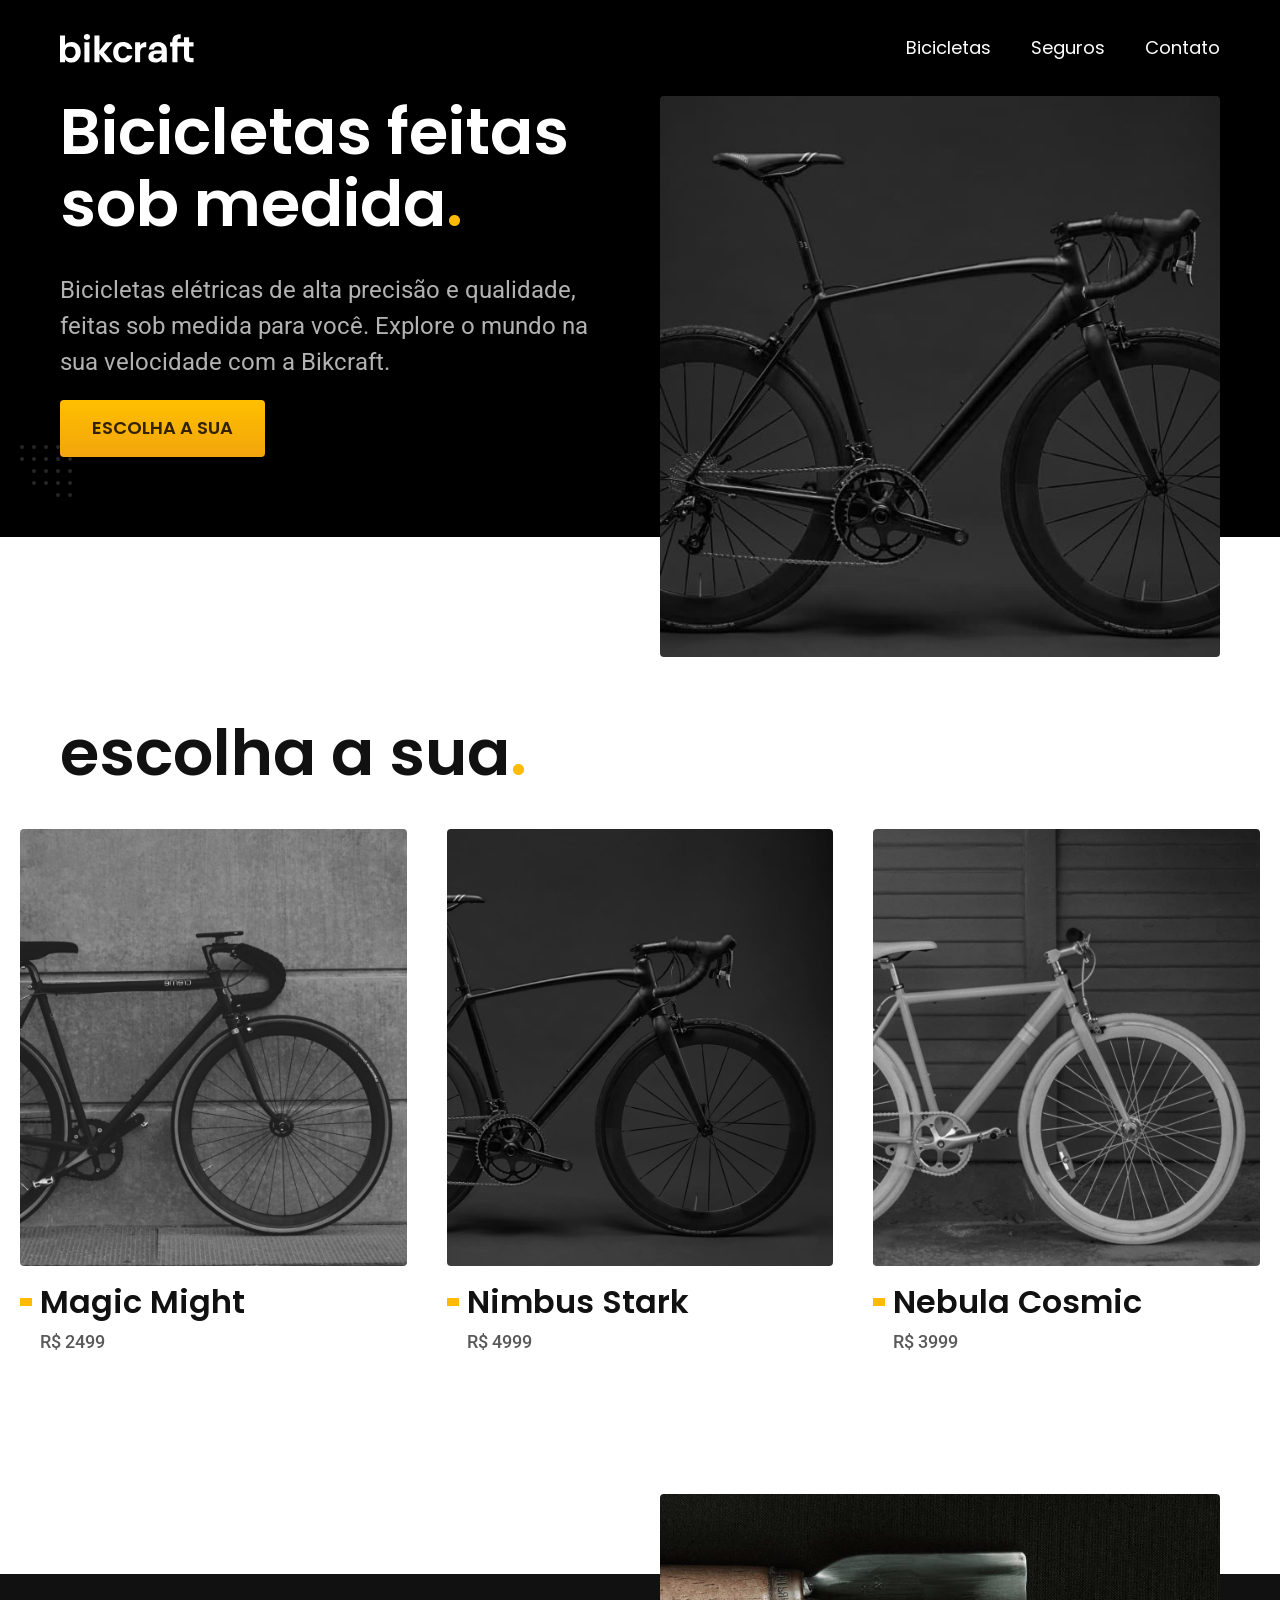
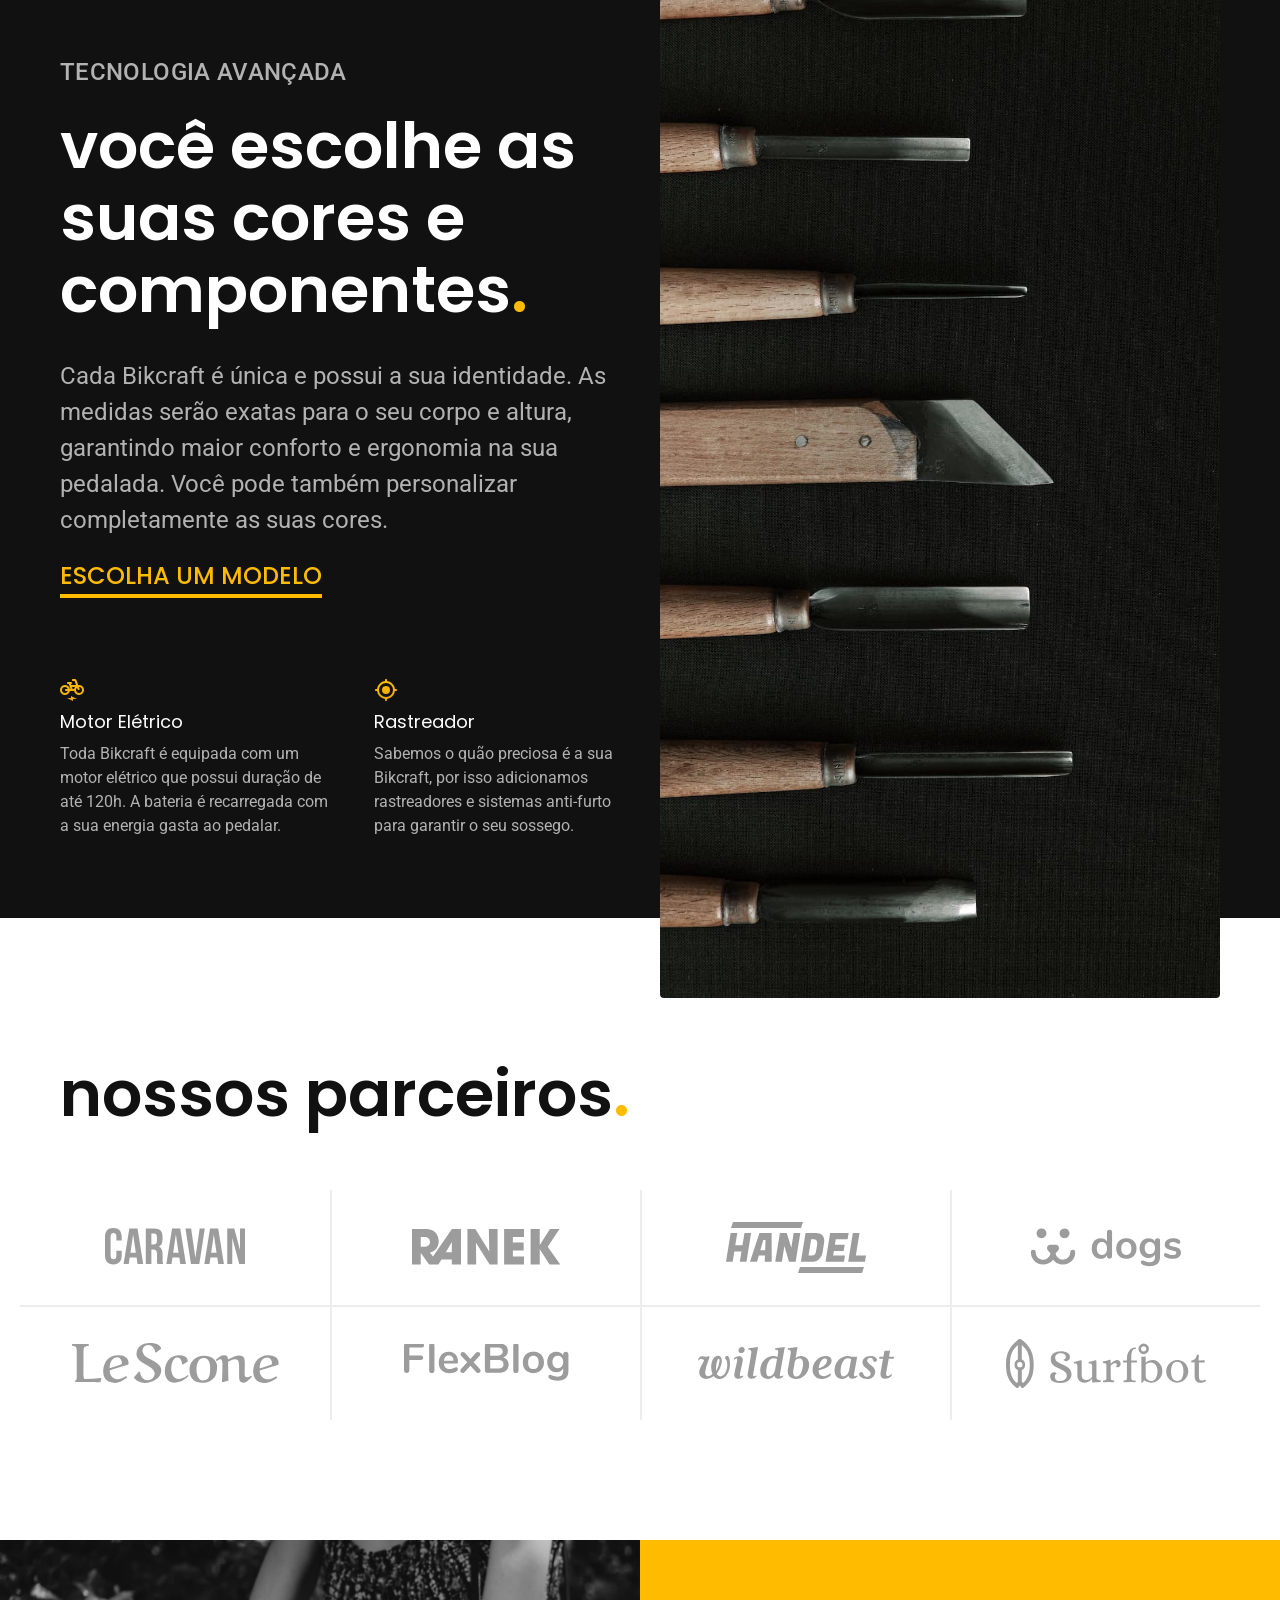
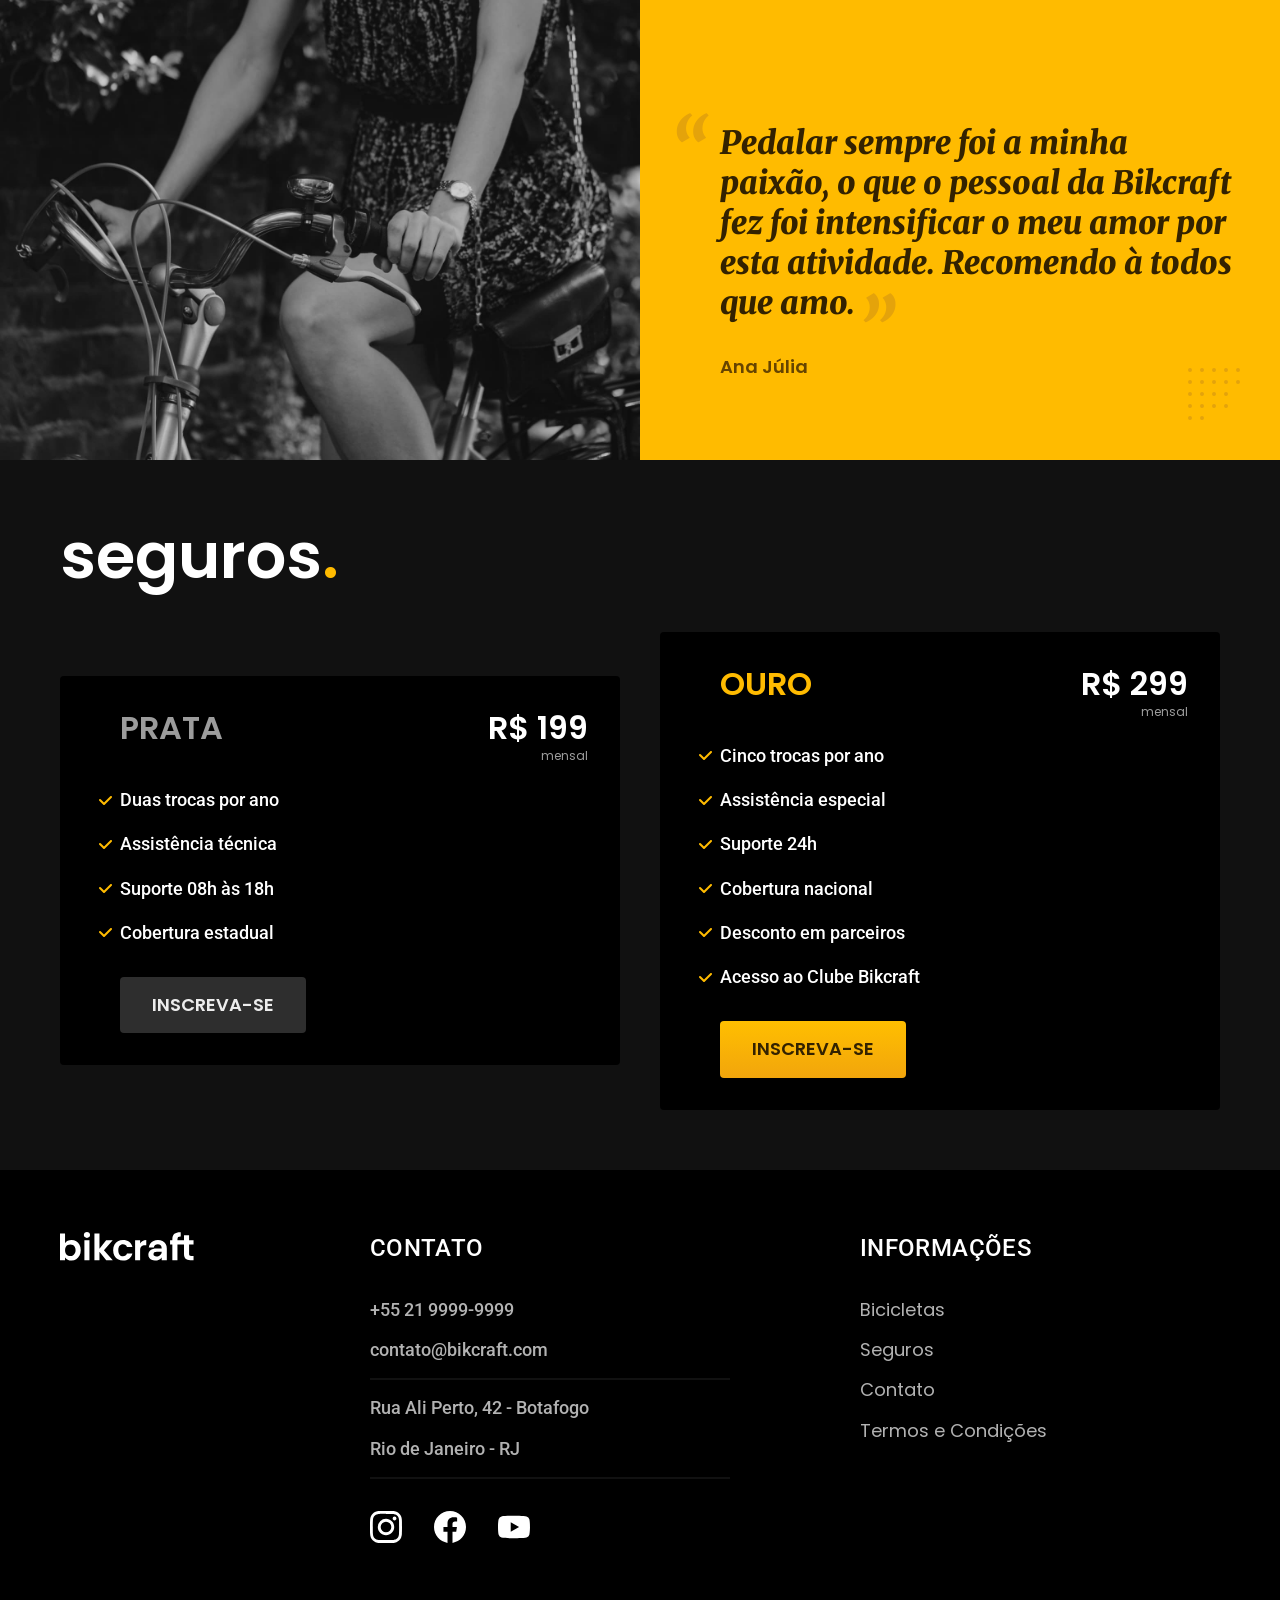
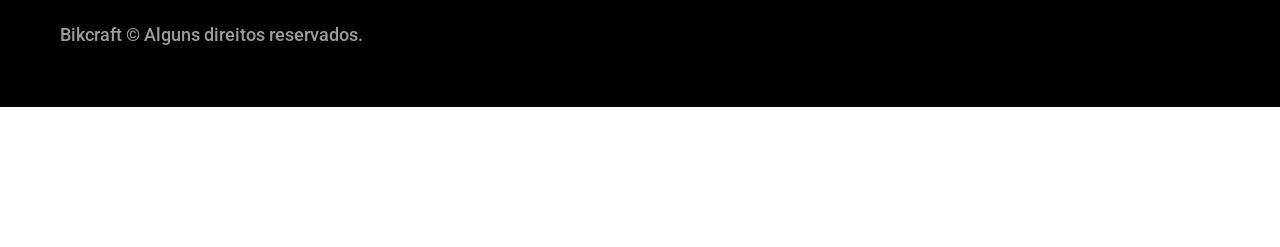
<file: index.html>
<!DOCTYPE html>
<html lang="pt-br">

<head>
  <meta charset="UTF-8">
  <meta name="viewport" content="width=device-width, initial-scale=1.0">

  <title>Bikcraft - Bicicletas Elétricas</title>
  <meta name="description" content="Bicicletas elétricas de alta precisão e qualidade, feitas sob medida para o cliente. Explore o mundo na sua velocidade com a Bikcraft.">

  <link rel="icon" href="./favicon.svg" type="image/svg+xml">
  <link rel="preload" href="./css/style.min.css" as="style">
  <link rel="stylesheet" href="./css/style.min.css">

  <script>document.documentElement.classList.add("js");</script>

  <link rel="preconnect" href="https://fonts.googleapis.com">
  <link rel="preconnect" href="https://fonts.gstatic.com" crossorigin>
  <link href="https://fonts.googleapis.com/css2?family=Merriweather:ital,opsz,wght@0,18..144,300..900;1,18..144,300..900&family=Poppins:wght@400;600&family=Roboto:ital,wght@0,100..900;1,100..900&display=swap" rel="stylesheet">
</head>

<body>
  <header class="header-bg">
    <div class="header container">
      <a href="./">
        <img src="./img/bikcraft.svg" width="136" height="32" alt="Bikcraft">
      </a>

      <nav aria-label="primaria">
        <ul class="header-menu font-1-m cor-0">
          <li><a href="./bicicletas.html">Bicicletas</a></li>
          <li><a href="./seguros.html">Seguros</a></li>
          <li><a href="./contato.html">Contato</a></li>
        </ul>
      </nav>
    </div>
  </header>

  <main class="introducao-bg">
    <div class="introducao container">
      <div class="introducao-conteudo">
        <h1 class="font-1-xxl cor-0 fadeInDown" data-anime="200">Bicicletas feitas sob medida<span class="cor-p1">.</span></h1>
        <p class="font-2-l cor-5 fadeInDown" data-anime="400">Bicicletas elétricas de alta precisão e qualidade, feitas sob medida para você. Explore o mundo na sua velocidade com a Bikcraft.</p>
        <a class="botao fadeInDown" data-anime="600" href="./bicicletas.html">Escolha a sua</a>
      </div>
      <picture data-anime="800" class="fadeInDown">
        <source media="(max-width: 800px)" srcset="./img/bicicletas/nimbus.jpg">
        <img src="./img/fotos/introducao.jpg" width="1280" height="1600" alt="Bicicleta elétrica preta.">
      </picture>
    </div>
  </main>

  <article class="bicicletas-lista">
    <h2 class="container font-1-xxl">escolha a sua<span class="cor-p1">.</span></h2>

    <ul>
      <li>
        <a href="./bicicletas/magic.html">
          <img src="./img/bicicletas/magic-home.jpg" alt="Bicicleta preta" width="920" height="1040">
          <h3 class="font-1-xl">Magic Might</h3>
          <span class="font-2-m cor-8">R$ 2499</span>
        </a>
      </li>
      <li>
        <a href="./bicicletas/nimbus.html">
          <img src="./img/bicicletas/nimbus-home.jpg" alt="Bicicleta preta" width="920" height="1040">
          <h3 class="font-1-xl">Nimbus Stark</h3>
          <span class="font-2-m cor-8">R$ 4999</span>
        </a>
      </li>
      <li>
        <a href="./bicicletas/nebula.html">
          <img src="./img/bicicletas/nebula-home.jpg" alt="Bicicleta preta" width="920" height="1040">
          <h3 class="font-1-xl">Nebula Cosmic</h3>
          <span class="font-2-m cor-8">R$ 3999</span>
        </a>
      </li>
    </ul>
  </article>

  <article class="tecnologia-bg">
    <div class="tecnologia container">
      <div class="tecnologia-conteudo">
        <span class="font-2-l-b cor-5">Tecnologia Avançada</span>
        <h2 class="font-1-xxl cor-0">você escolhe as suas cores e componentes<span class="cor-p1">.</span></h2>
        <p class="font-2-l cor-5">Cada Bikcraft é única e possui a sua identidade. As medidas serão exatas para o seu corpo e altura, garantindo maior conforto e ergonomia na sua pedalada. Você pode também personalizar completamente as suas cores.</p>
        <a class="link" href="./bicicletas.html">Escolha um modelo</a>
        <div class="tecnologia-vantagens">
          <div>
            <img src="./img/icones/eletrica.svg" width="24" height="24" alt="">
            <h3 class="font-1-m cor-0">Motor Elétrico</h3>
            <p class="font-2-s cor-5">Toda Bikcraft é equipada com um motor elétrico que possui duração de até 120h. A bateria é recarregada com a sua energia gasta ao pedalar.</p>
          </div>
          <div>
            <img src="./img/icones/rastreador.svg" width="24" height="24" alt="">
            <h3 class="font-1-m cor-0">Rastreador</h3>
            <p class="font-2-s cor-5">Sabemos o quão preciosa é a sua Bikcraft, por isso adicionamos rastreadores e sistemas anti-furto para garantir o seu sossego.</p>
          </div>
        </div>
      </div>
      <div class="tecnologia-imagem">
        <img src="./img/fotos/tecnologia.jpg" width="1200" height="1920" alt="">
      </div>
    </div>
  </article>

  <section class="parceiros" aria-label="Nossos Parceiros">
    <h2 class="container font-1-xxl">nossos parceiros<span class="cor-p1">.</span></h2>

    <ul>
      <li><img src="./img/parceiros/caravan.svg" alt="Caravan" width="140" height="38"></li>
      <li><img src="./img/parceiros/ranek.svg" alt="Ranek" width="149" height="36"></li>
      <li><img src="./img/parceiros/handel.svg" alt="Handel" width="140" height="50"></li>
      <li><img src="./img/parceiros/dogs.svg" alt="Dogs" width="152" height="39"></li>
      <li><img src="./img/parceiros/lescone.svg" alt="LeScone" width="208" height="41"></li>
      <li><img src="./img/parceiros/flexblog.svg" alt="FlexBlog" width="165" height="38"></li>
      <li><img src="./img/parceiros/wildbeast.svg" alt="Wildbeast" width="196" height="34"></li>
      <li><img src="./img/parceiros/surfbot.svg" alt="Surfbot" width="200" height="49"></li>
    </ul>
  </section>

  <section class="depoimento" aria-label="Depoimento">
    <div>
      <img src="./img/fotos/depoimento.jpg" width="1560" height="1360" alt="Pessoa pedalando uma bicicleta Bikcraft">
    </div>
    <div class="depoimento-conteudo">
      <blockquote class="font-1-xl cor-p5">
        <p>Pedalar sempre foi a minha paixão, o que o pessoal da Bikcraft fez foi intensificar o meu amor por esta atividade. Recomendo à todos que amo.</p>
      </blockquote>
      <span class="font-1-m-b cor-p4">Ana Júlia</span>
    </div>
  </section>

  <article class="seguros-bg">
    <div class="seguros container">
      <h2 class="font-1-xxl cor-0">seguros<span class="cor-p1">.</span></h2>
      <div class="seguros-item">
        <h3 class="font-1-xl cor-6">PRATA</h3>
        <span class="font-1-xl cor-0">R$ 199 <span class="font-1-xs cor-6">mensal</span></span>
        <ul class="font-2-m cor-0">
          <li>Duas trocas por ano</li>
          <li>Assistência técnica</li>
          <li>Suporte 08h às 18h</li>
          <li>Cobertura estadual</li>
        </ul>
        <a class="botao secundario" href="./orcamento.html">Inscreva-se</a>
      </div>

      <div class="seguros-item">
        <h3 class="font-1-xl cor-p1">OURO</h3>
        <span class="font-1-xl cor-0">R$ 299 <span class="font-1-xs cor-6">mensal</span></span>
        <ul class="font-2-m cor-0">
          <li>Cinco trocas por ano</li>
          <li>Assistência especial</li>
          <li>Suporte 24h</li>
          <li>Cobertura nacional</li>
          <li>Desconto em parceiros</li>
          <li>Acesso ao Clube Bikcraft</li>
        </ul>
        <a class="botao" href="./orcamento.html">Inscreva-se</a>
      </div>
    </div>
  </article>

  <footer class="footer-bg">
    <div class="footer container">
      <img src="./img/bikcraft.svg" width="136" height="32" alt="Bikcraft">
      <div class="footer-contato">
        <h3 class="font-2-l-b cor-0">Contato</h3>
        <ul class="font-2-m cor-5">
          <li><a href="tel:+552199999999">+55 21 9999-9999</a></li>
          <li><a href="mailto:contato@bikcraft.com">contato@bikcraft.com</a></li>
          <li>Rua Ali Perto, 42 - Botafogo</li>
          <li>Rio de Janeiro - RJ</li>
        </ul>
        <div class="footer-redes">
          <a href="./">
            <img src="./img/redes/instagram.svg" width="32" height="32" alt="Instagram">
          </a>
          <a href="./">
            <img src="./img/redes/facebook.svg" width="32" height="32" alt="Facebook">
          </a>
          <a href="./">
            <img src="./img/redes/youtube.svg" width="32" height="32" alt="Youtube">
          </a>
        </div>
      </div>
      <div class="footer-informacoes">
        <h3 class="font-2-l-b cor-0">Informações</h3>
        <nav>
          <ul class="font-1-m cor-5">
            <li><a href="./bicicletas.html">Bicicletas</a></li>
            <li><a href="./seguros.html">Seguros</a></li>
            <li><a href="./contato.html">Contato</a></li>
            <li><a href="./termos.html">Termos e Condições</a></li>
          </ul>
        </nav>
      </div>
      <p class="footer-copy font-2-m cor-6">Bikcraft © Alguns direitos reservados.</p>
    </div>
  </footer>
  <script src="./js/plugins/simple-anime.js"></script>
  <script src="./js/script.js"></script>
</body>

</html>
</file>
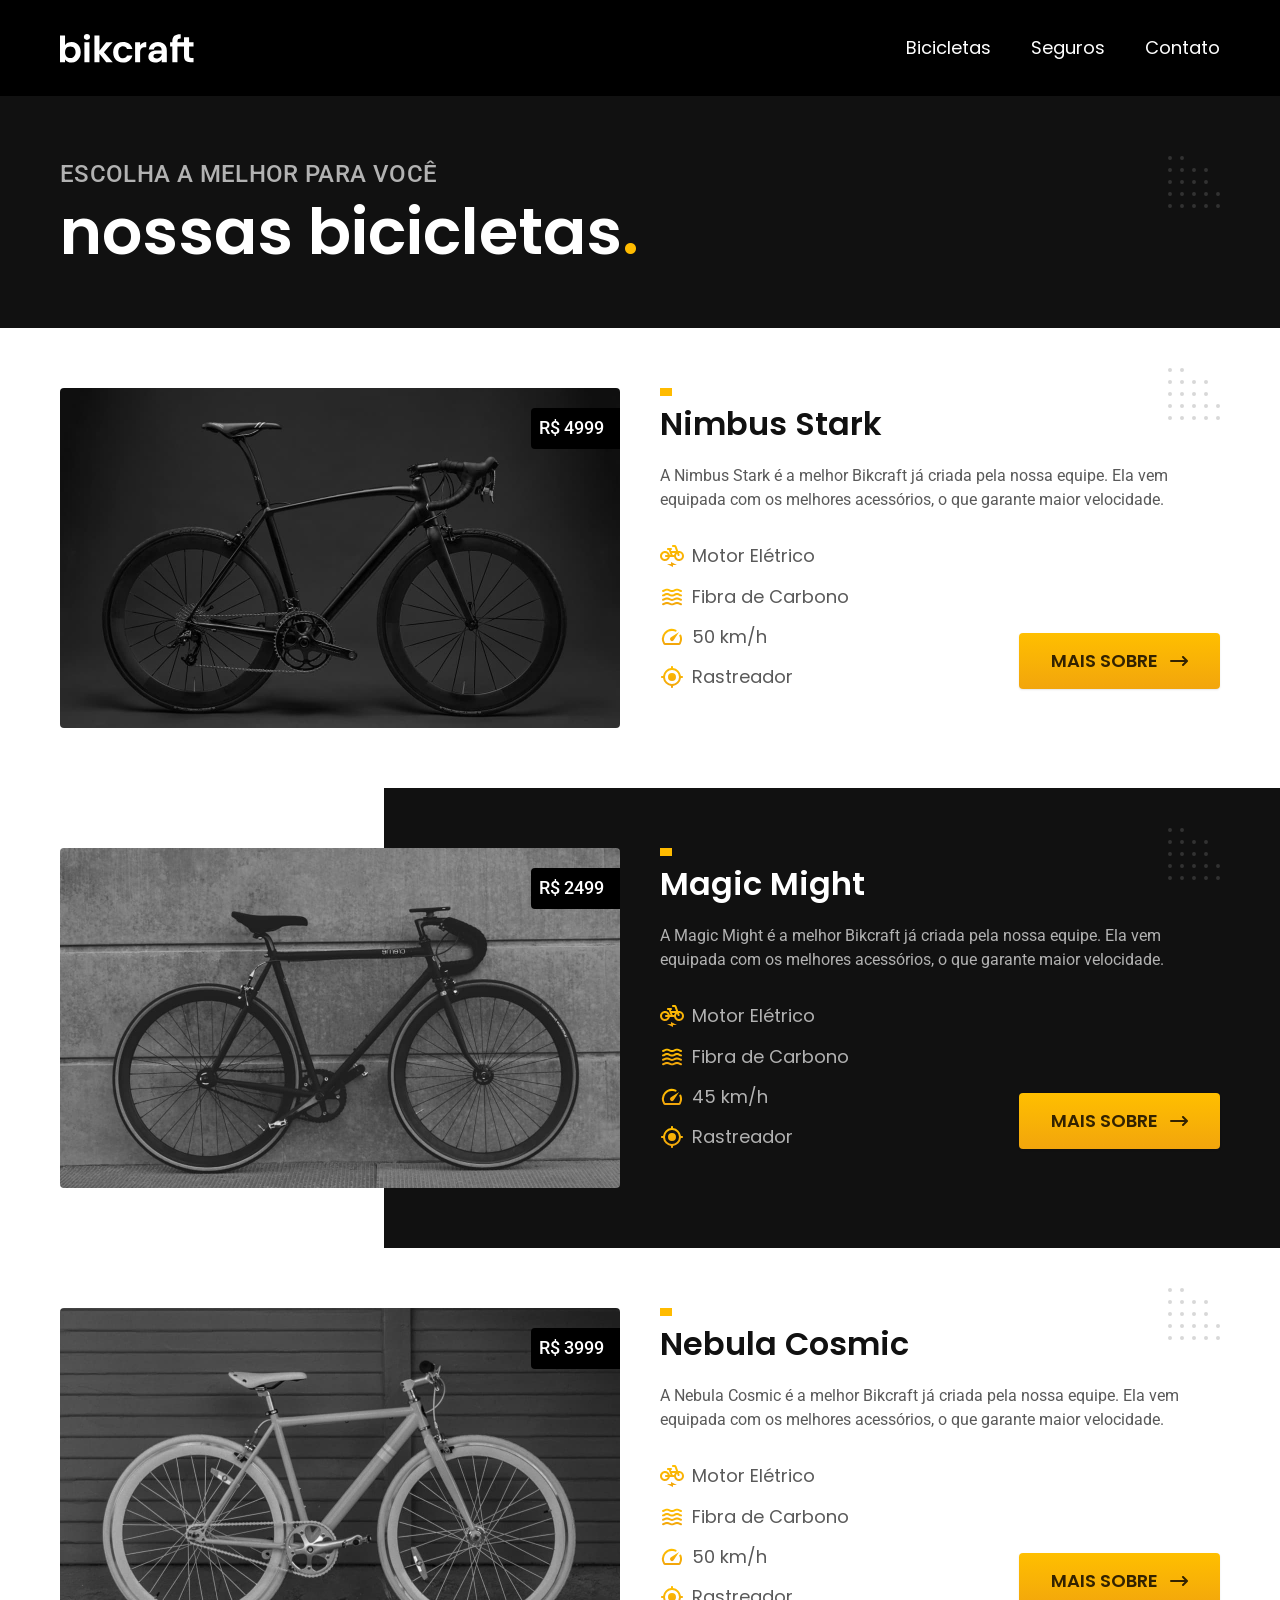
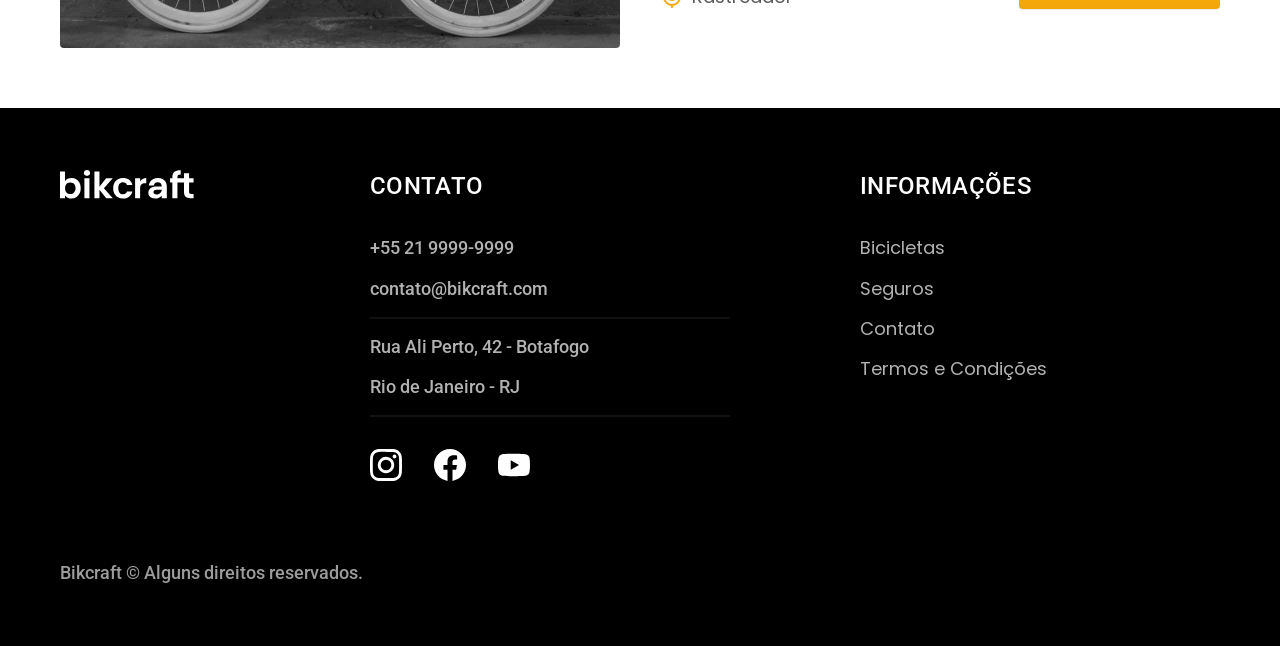
<file: bicicletas.html>
<!DOCTYPE html>
<html lang="pt-br">

<head>
  <meta charset="UTF-8">
  <meta name="viewport" content="width=device-width, initial-scale=1.0">

  <title>Bicicletas | Bikcraft</title>
  <meta name="description" content="Bicicletas">

  <link rel="icon" href="./favicon.svg" type="image/svg+xml">
  <link rel="preload" href="./css/style.min.css" as="style">
  <link rel="stylesheet" href="./css/style.min.css">
  <script>document.documentElement.classList.add("js");</script>

  <link rel="preconnect" href="https://fonts.googleapis.com">
  <link rel="preconnect" href="https://fonts.gstatic.com" crossorigin>
  <link href="https://fonts.googleapis.com/css2?family=Merriweather:ital,opsz,wght@0,18..144,300..900;1,18..144,300..900&family=Poppins:wght@400;600&family=Roboto:ital,wght@0,100..900;1,100..900&display=swap" rel="stylesheet">
</head>

<body id="bicicletas">
  <header class="header-bg">
    <div class="header container">
      <a href="./">
        <img src="./img/bikcraft.svg" alt="Bikcraft">
      </a>

      <nav aria-label="primaria">
        <ul class="header-menu font-1-m cor-0">
          <li><a href="./bicicletas.html">Bicicletas</a></li>
          <li><a href="./seguros.html">Seguros</a></li>
          <li><a href="./contato.html">Contato</a></li>
        </ul>
      </nav>
    </div>
  </header>

  <main>
    <div class="titulo-bg">
      <div class="titulo container">
        <p class="font-2-l-b cor-5">Escolha a melhor para você</p>
        <h1 class="font-1-xxl cor-0">nossas bicicletas<span class="cor-p1">.</span></h1>
      </div>
    </div>

    <div class="bicicletas container">
      <div class="bicicletas-imagem">
        <img src="./img/bicicletas/nimbus.jpg" alt="Bicicleta preta">
        <span class="font-2-m cor-0">R$ 4999</span>
      </div>
      <div class="bicicletas-conteudo">
        <h2 class="font-1-xl">Nimbus Stark</h2>
        <p class="font-2-s cor-8">A Nimbus Stark é a melhor Bikcraft já criada pela nossa equipe. Ela vem equipada com os melhores acessórios, o que garante maior velocidade.</p>
        <ul class="font-1-m cor-8">
          <li>
            <img src="./img/icones/eletrica.svg" alt="">
            Motor Elétrico
          </li>
          <li>
            <img src="./img/icones/carbono.svg" alt="">
            Fibra de Carbono
          </li>
          <li>
            <img src="./img/icones/velocidade.svg" alt="">
            50 km/h
          </li>
          <li>
            <img src="./img/icones/rastreador.svg" alt="">
            Rastreador
          </li>
        </ul>
        <a class="botao seta" href="./bicicletas/nimbus.html">Mais Sobre</a>
      </div>
    </div>

    <div class="bicicletas-bg">
      <div class="bicicletas container">
        <div class="bicicletas-imagem">
          <img src="./img/bicicletas/magic.jpg" alt="Bicicleta preta">
          <span class="font-2-m cor-0">R$ 2499</span>
        </div>
        <div class="bicicletas-conteudo">
          <h2 class="font-1-xl cor-0">Magic Might</h2>
          <p class="font-2-s cor-5">A Magic Might é a melhor Bikcraft já criada pela nossa equipe. Ela vem equipada com os melhores acessórios, o que garante maior velocidade.</p>
          <ul class="font-1-m cor-5">
            <li>
              <img src="./img/icones/eletrica.svg" alt="">
              Motor Elétrico
            </li>
            <li>
              <img src="./img/icones/carbono.svg" alt="">
              Fibra de Carbono
            </li>
            <li>
              <img src="./img/icones/velocidade.svg" alt="">
              45 km/h
            </li>
            <li>
              <img src="./img/icones/rastreador.svg" alt="">
              Rastreador
            </li>
          </ul>
          <a class="botao seta" href="./bicicletas/magic.html">Mais Sobre</a>
        </div>
      </div>
    </div>

    <div class="bicicletas container">
      <div class="bicicletas-imagem">
        <img src="./img/bicicletas/nebula.jpg" alt="Bicicleta preta">
        <span class="font-2-m cor-0">R$ 3999</span>
      </div>
      <div class="bicicletas-conteudo">
        <h2 class="font-1-xl">Nebula Cosmic</h2>
        <p class="font-2-s cor-8">A Nebula Cosmic é a melhor Bikcraft já criada pela nossa equipe. Ela vem equipada com os melhores acessórios, o que garante maior velocidade.</p>
        <ul class="font-1-m cor-8">
          <li>
            <img src="./img/icones/eletrica.svg" alt="">
            Motor Elétrico
          </li>
          <li>
            <img src="./img/icones/carbono.svg" alt="">
            Fibra de Carbono
          </li>
          <li>
            <img src="./img/icones/velocidade.svg" alt="">
            50 km/h
          </li>
          <li>
            <img src="./img/icones/rastreador.svg" alt="">
            Rastreador
          </li>
        </ul>
        <a class="botao seta" href="./bicicletas/nebula.html">Mais Sobre</a>
      </div>
    </div>

  </main>

  <footer class="footer-bg">
    <div class="footer container">
      <img src="./img/bikcraft.svg" alt="Bikcraft">
      <div class="footer-contato">
        <h3 class="font-2-l-b cor-0">Contato</h3>
        <ul class="font-2-m cor-5">
          <li><a href="tel:+552199999999">+55 21 9999-9999</a></li>
          <li><a href="mailto:contato@bikcraft.com">contato@bikcraft.com</a></li>
          <li>Rua Ali Perto, 42 - Botafogo</li>
          <li>Rio de Janeiro - RJ</li>
        </ul>
        <div class="footer-redes">
          <a href="./">
            <img src="./img/redes/instagram.svg" alt="Instagram">
          </a>
          <a href="./">
            <img src="./img/redes/facebook.svg" alt="Facebook">
          </a>
          <a href="./">
            <img src="./img/redes/youtube.svg" alt="Youtube">
          </a>
        </div>
      </div>
      <div class="footer-informacoes">
        <h3 class="font-2-l-b cor-0">Informações</h3>
        <nav>
          <ul class="font-1-m cor-5">
            <li><a href="./bicicletas.html">Bicicletas</a></li>
            <li><a href="./seguros.html">Seguros</a></li>
            <li><a href="./contato.html">Contato</a></li>
            <li><a href="./termos.html">Termos e Condições</a></li>
          </ul>
        </nav>
      </div>
      <p class="footer-copy font-2-m cor-6">Bikcraft © Alguns direitos reservados.</p>
    </div>
  </footer>
  <script src="./js/script.js"></script>
</body>

</html>
</file>
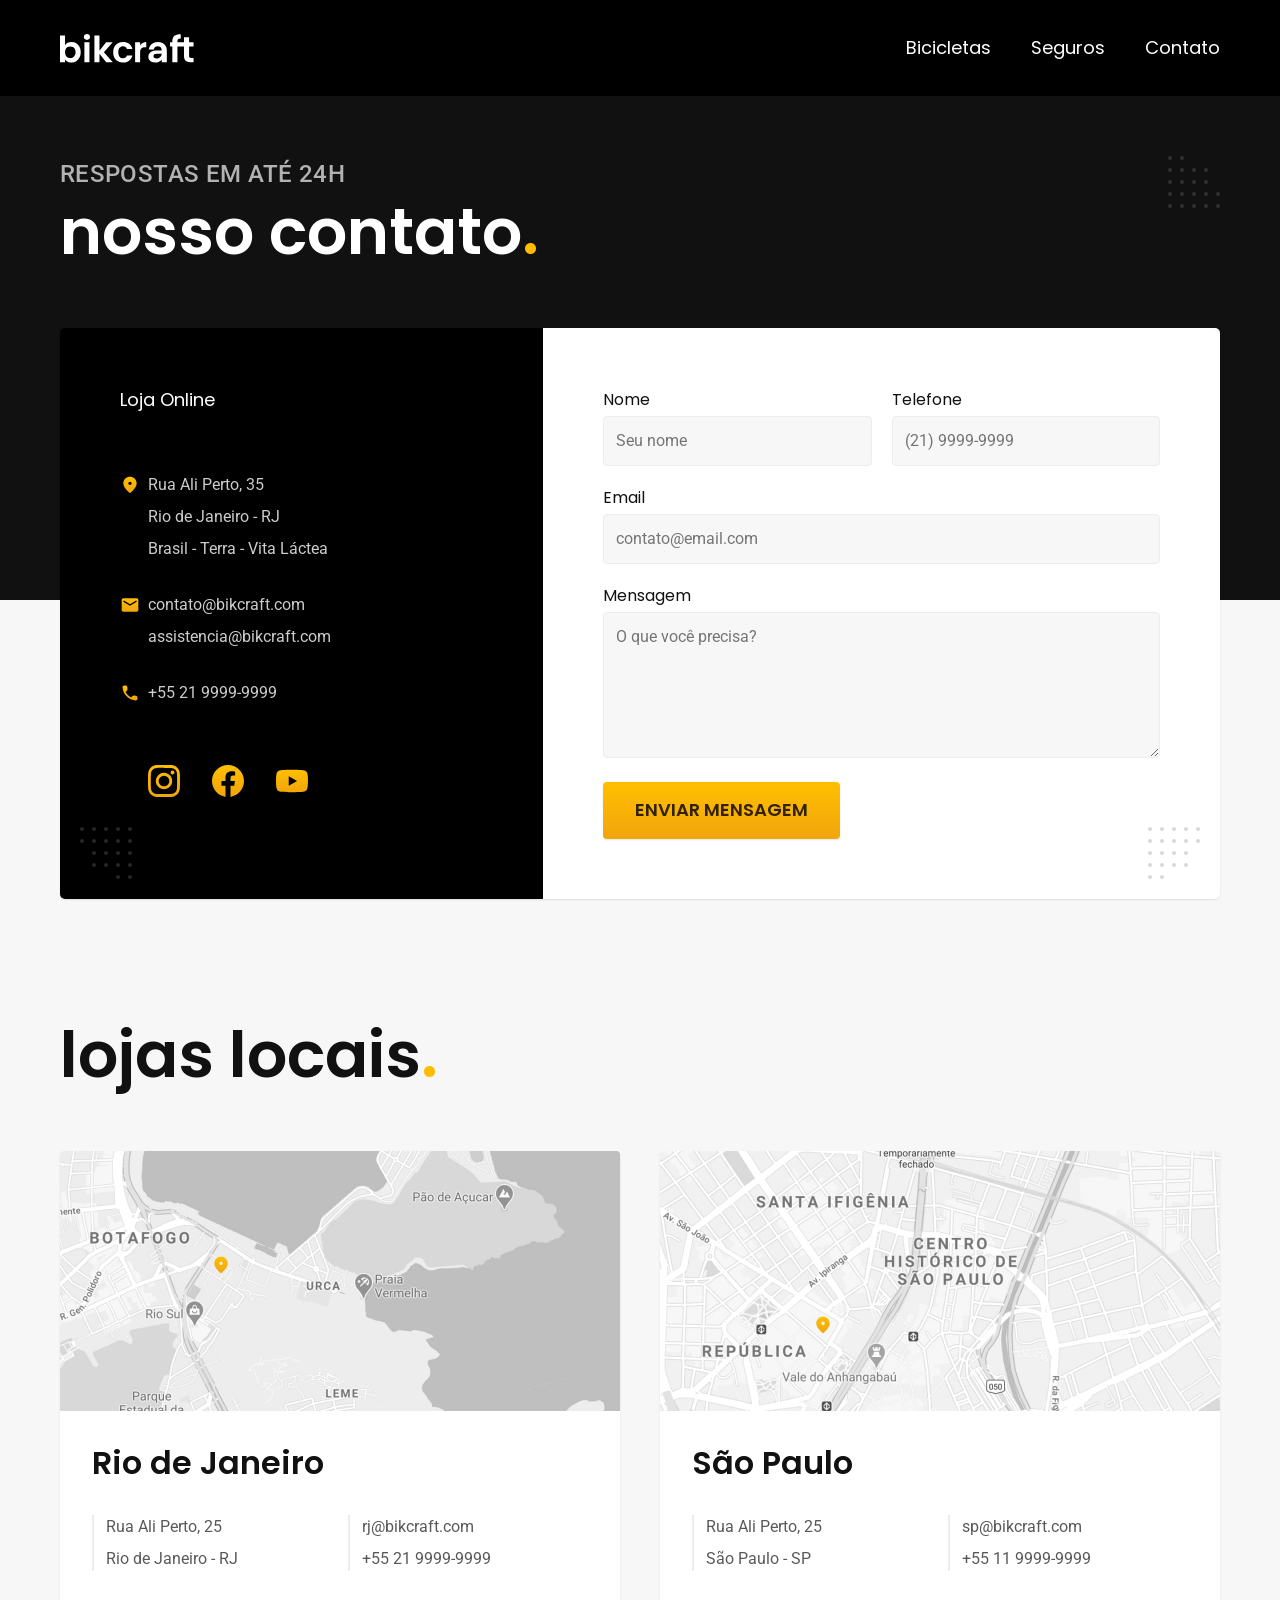
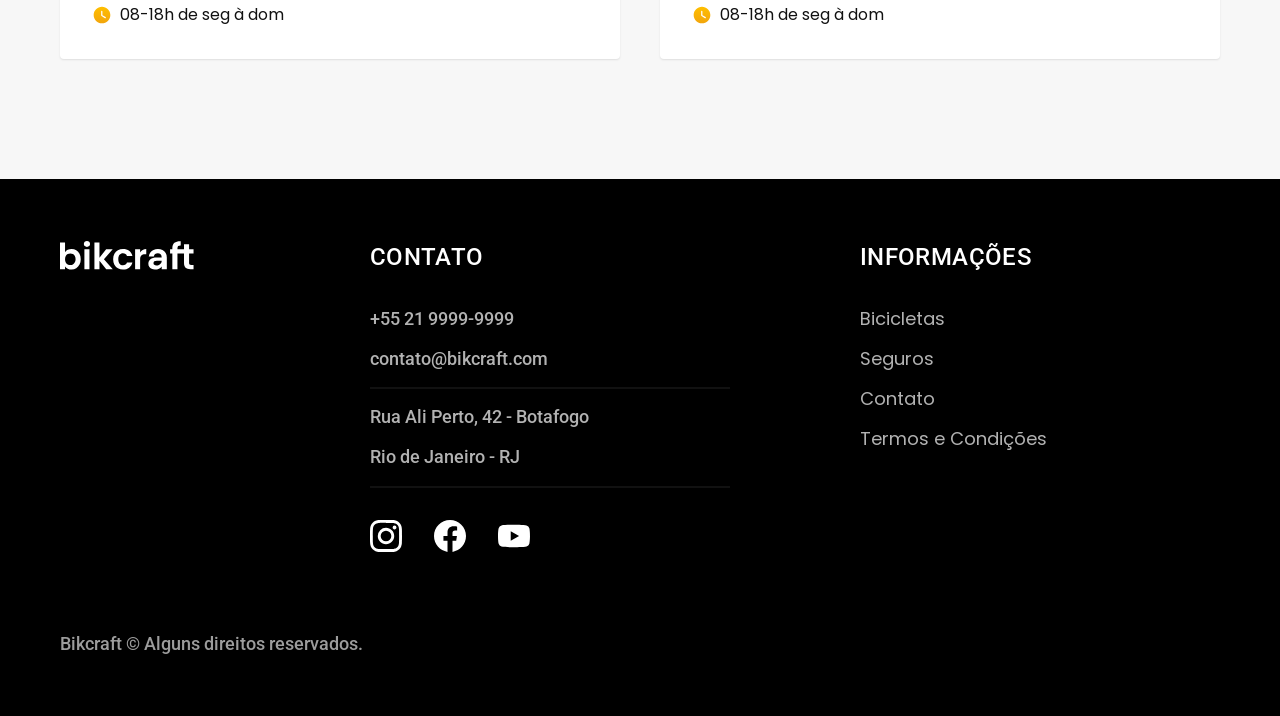
<file: contato.html>
<!DOCTYPE html>
<html lang="pt-br">

<head>
  <meta charset="UTF-8">
  <meta name="viewport" content="width=device-width, initial-scale=1.0">

  <title>Contato | Bikcraft</title>
  <meta name="description" content="Contato.">

  <link rel="icon" href="./favicon.svg" type="image/svg+xml">
  <link rel="preload" href="./css/style.min.css" as="style">
  <link rel="stylesheet" href="./css/style.min.css">
  <script>document.documentElement.classList.add("js");</script>

  <link rel="preconnect" href="https://fonts.googleapis.com">
  <link rel="preconnect" href="https://fonts.gstatic.com" crossorigin>
  <link href="https://fonts.googleapis.com/css2?family=Merriweather:ital,opsz,wght@0,18..144,300..900;1,18..144,300..900&family=Poppins:wght@400;600&family=Roboto:ital,wght@0,100..900;1,100..900&display=swap" rel="stylesheet">
</head>

<body id="contato">
  <header class="header-bg">
    <div class="header container">
      <a href="./">
        <img src="./img/bikcraft.svg" alt="Bikcraft">
      </a>

      <nav aria-label="primaria">
        <ul class="header-menu font-1-m cor-0">
          <li><a href="./bicicletas.html">Bicicletas</a></li>
          <li><a href="./seguros.html">Seguros</a></li>
          <li><a href="./contato.html">Contato</a></li>
        </ul>
      </nav>
    </div>
  </header>

  <main>
    <div class="titulo-bg">
      <div class="titulo container">
        <p class="font-2-l-b cor-5">Respostas em até 24h</p>
        <h1 class="font-1-xxl cor-0">nosso contato<span class="cor-p1">.</span></h1>
      </div>
    </div>

    <div class="contato container">
      <section class="contato-dados" aria-label="Endereço">
        <h2 class="font-1-m cor-0">Loja Online</h2>
        <div class="contato-endereco font-2-s cor-4">
          <p>Rua Ali Perto, 35</p>
          <p>Rio de Janeiro - RJ</p>
          <p>Brasil - Terra - Vita Láctea</p>
        </div>
        <address class="contato-meios font-2-s cor-4">
          <a href="mailto:contato@bikcraft.com">contato@bikcraft.com</a>
          <a href="mailto:assistencia@bikcraft.com">assistencia@bikcraft.com</a>
          <a href="tel:+552199999999">+55 21 9999-9999</a>
        </address>
        <div class="contato-redes">
          <a href="./">
            <img src="./img/redes/instagram-p.svg" alt="Instagram">
          </a>
          <a href="./">
            <img src="./img/redes/facebook-p.svg" alt="Facebook">
          </a>
          <a href="./">
            <img src="./img/redes/youtube-p.svg" alt="Youtube">
          </a>
        </div>
      </section>
      <section class="contato-formulario" aria-label="Formulário">
        <form class="form" action="./contato.html">
          <div>
            <label for="nome">Nome</label>
            <input type="text" id="nome" name="nome" placeholder="Seu nome">
          </div>
          <div>
            <label for="telefone">Telefone</label>
            <input type="text" id="telefone" name="telefone" placeholder="(21) 9999-9999">
          </div>
          <div class="col-2">
            <label for="email">Email</label>
            <input type="email" id="email" name="email" placeholder="contato@email.com">
          </div>
          <div class="col-2">
            <label for="mensagem">Mensagem</label>
            <textarea rows="5" id="mensagem" name="mensagem" placeholder="O que você precisa?"></textarea>
          </div>
          <button class="botao col-2">Enviar Mensagem</button>
        </form>
      </section>
    </div>
  </main>

  <article class="lojas container">
    <h2 class="font-1-xxl">lojas locais<span class="cor-p1">.</span></h2>
    <div class="lojas-item">
      <img src="./img/lojas/rj.jpg" alt="mapa marcando o endereço em Rua Ali Perto, 25 - Rio de Janeiro - RJ">
      <div class="lojas-conteudo">
        <h3 class="font-1-xl">Rio de Janeiro</h3>
        <div class="lojas-dados font-2-s cor-8">
          <p>Rua Ali Perto, 25</p>
          <p>Rio de Janeiro - RJ</p>
        </div>
        <div class="lojas-dados font-2-s cor-8">
          <a href="mailto:rj@bikcraft.com">rj@bikcraft.com</a>
          <a href="tel:+552199999999">+55 21 9999-9999</a>
        </div>
        <p class="lojas-tempo font-1-s"><img src="./img/icones/horario.svg" alt="">08-18h de seg à dom</p>
      </div>
    </div>

    <div class="lojas-item">
      <img src="./img/lojas/sp.jpg" alt="mapa marcando o endereço em Rua Ali Perto, 25 - São Paulo - SP">
      <div class="lojas-conteudo">
        <h3 class="font-1-xl">São Paulo</h3>
        <div class="lojas-dados font-2-s cor-8">
          <p>Rua Ali Perto, 25</p>
          <p>São Paulo - SP</p>
        </div>
        <div class="lojas-dados font-2-s cor-8">
          <a href="mailto:sp@bikcraft.com">sp@bikcraft.com</a>
          <a href="tel:+551199999999">+55 11 9999-9999</a>
        </div>
        <p class="lojas-tempo font-1-s"><img src="./img/icones/horario.svg" alt="">08-18h de seg à dom</p>
      </div>
    </div>
  </article>

  <footer class="footer-bg">
    <div class="footer container">
      <img src="./img/bikcraft.svg" alt="Bikcraft">
      <div class="footer-contato">
        <h3 class="font-2-l-b cor-0">Contato</h3>
        <ul class="font-2-m cor-5">
          <li><a href="tel:+552199999999">+55 21 9999-9999</a></li>
          <li><a href="mailto:contato@bikcraft.com">contato@bikcraft.com</a></li>
          <li>Rua Ali Perto, 42 - Botafogo</li>
          <li>Rio de Janeiro - RJ</li>
        </ul>
        <div class="footer-redes">
          <a href="./">
            <img src="./img/redes/instagram.svg" alt="Instagram">
          </a>
          <a href="./">
            <img src="./img/redes/facebook.svg" alt="Facebook">
          </a>
          <a href="./">
            <img src="./img/redes/youtube.svg" alt="Youtube">
          </a>
        </div>
      </div>
      <div class="footer-informacoes">
        <h3 class="font-2-l-b cor-0">Informações</h3>
        <nav>
          <ul class="font-1-m cor-5">
            <li><a href="./bicicletas.html">Bicicletas</a></li>
            <li><a href="./seguros.html">Seguros</a></li>
            <li><a href="./contato.html">Contato</a></li>
            <li><a href="./termos.html">Termos e Condições</a></li>
          </ul>
        </nav>
      </div>
      <p class="footer-copy font-2-m cor-6">Bikcraft © Alguns direitos reservados.</p>
    </div>
  </footer>
  <script src="./js/script.js"></script>
</body>

</html>
</file>
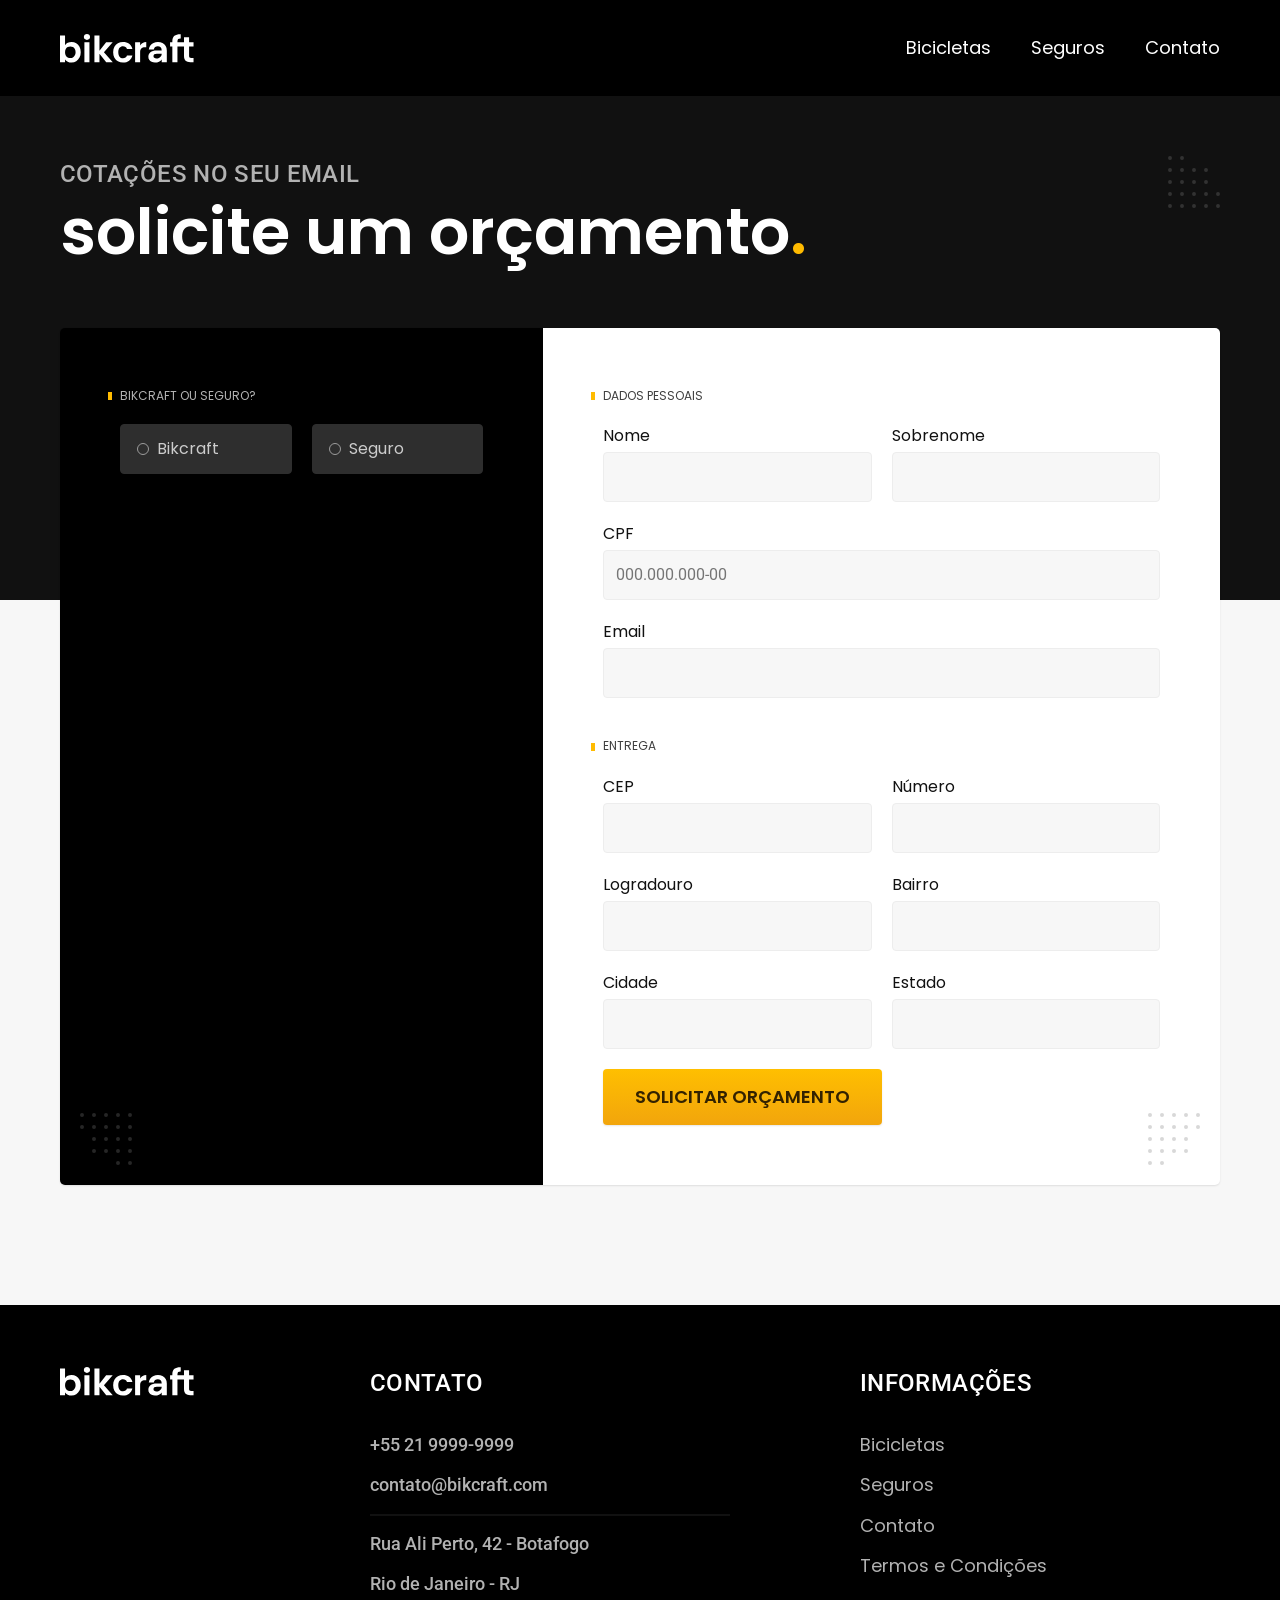
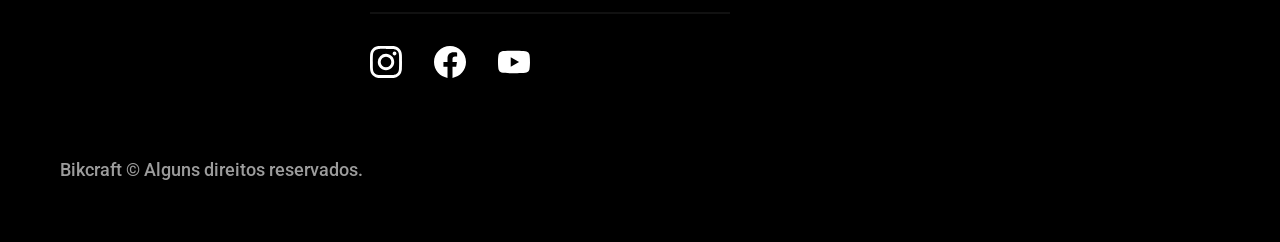
<file: orcamento.html>
<!DOCTYPE html>
<html lang="pt-br">

<head>
  <meta charset="UTF-8">
  <meta name="viewport" content="width=device-width, initial-scale=1.0">

  <title>Orçamento | Bikcraft</title>
  <meta name="description" content="Orçamento.">

  <link rel="icon" href="./favicon.svg" type="image/svg+xml">
  <link rel="preload" href="./css/style.min.css" as="style">
  <link rel="stylesheet" href="./css/style.min.css">
  <script>document.documentElement.classList.add("js");</script>

  <link rel="preconnect" href="https://fonts.googleapis.com">
  <link rel="preconnect" href="https://fonts.gstatic.com" crossorigin>
  <link href="https://fonts.googleapis.com/css2?family=Merriweather:ital,opsz,wght@0,18..144,300..900;1,18..144,300..900&family=Poppins:wght@400;600&family=Roboto:ital,wght@0,100..900;1,100..900&display=swap" rel="stylesheet">
</head>

<body id="orcamento">
  <header class="header-bg">
    <div class="header container">
      <a href="./">
        <img src="./img/bikcraft.svg" alt="Bikcraft">
      </a>

      <nav aria-label="primaria">
        <ul class="header-menu font-1-m cor-0">
          <li><a href="./bicicletas.html">Bicicletas</a></li>
          <li><a href="./seguros.html">Seguros</a></li>
          <li><a href="./contato.html">Contato</a></li>
        </ul>
      </nav>
    </div>
  </header>

  <main>
    <div class="titulo-bg">
      <div class="titulo container">
        <p class="font-2-l-b cor-5">Cotações no seu email</p>
        <h1 class="font-1-xxl cor-0">solicite um orçamento<span class="cor-p1">.</span></h1>
      </div>
    </div>

    <form class="orcamento container" action="./orcamento.html">
      <div class="orcamento-produto">
        <h2 class="font-1-xs cor-5">Bikcraft ou Seguro?</h2>

        <input type="radio" name="tipo" value="bikcraft" id="bikcraft">
        <label for="bikcraft">Bikcraft</label>

        <input type="radio" name="tipo" value="seguro" id="seguro">
        <label for="seguro">Seguro</label>

        <div class="orcamento-conteudo" id="orcamento-bikcraft">
          <h2 class="font-1-xs cor-5">Escolha a sua</h2>

          <input type="radio" name="produto" value="nimbus" id="nimbus">
          <label for="nimbus">Nimbus Stark <span>R$ 4999</span></label>
          <div class="orcamento-detalhes">
            <ul class="font-1-xs cor-8">
              <li><img src="./img/icones/eletrica.svg" alt=""> Motor Elétrico</li>
              <li><img src="./img/icones/carbono.svg" alt=""> Fibra de Carbono</li>
              <li><img src="./img/icones/velocidade.svg" alt=""> 50 km/h</li>
              <li><img src="./img/icones/rastreador.svg" alt=""> Rastreador</li>
            </ul>
            <img src="./img/bicicletas/nimbus.jpg" alt="Bicicleta preta">
          </div>

          <input type="radio" name="produto" value="magic" id="magic">
          <label for="magic">Magic Might <span>R$ 2499</span></label>
          <div class="orcamento-detalhes">
            <ul class="font-1-xs cor-8">
              <li><img src="./img/icones/eletrica.svg" alt=""> Motor Elétrico</li>
              <li><img src="./img/icones/carbono.svg" alt=""> Fibra de Carbono</li>
              <li><img src="./img/icones/velocidade.svg" alt=""> 45 km/h</li>
              <li><img src="./img/icones/rastreador.svg" alt=""> Rastreador</li>
            </ul>
            <img src="./img/bicicletas/magic.jpg" alt="Bicicleta preta">
          </div>

          <input type="radio" name="produto" value="nebula" id="nebula">
          <label for="nebula">Nebula Cosmic <span>R$ 3999</span></label>
          <div class="orcamento-detalhes">
            <ul class="font-1-xs cor-8">
              <li><img src="./img/icones/eletrica.svg" alt=""> Motor Elétrico</li>
              <li><img src="./img/icones/carbono.svg" alt=""> Fibra de Carbono</li>
              <li><img src="./img/icones/velocidade.svg" alt=""> 40 km/h</li>
              <li><img src="./img/icones/rastreador.svg" alt=""> Rastreador</li>
            </ul>
            <img src="./img/bicicletas/nebula.jpg" alt="Bicicleta branca">
          </div>

        </div>

        <div class="orcamento-conteudo" id="orcamento-seguro">
          <h2 class="font-1-xs cor-5">Escolha o plano</h2>

          <input type="radio" name="produto" value="prata" id="prata">
          <label for="prata">Prata <span>R$ 199</span></label>

          <input type="radio" name="produto" value="ouro" id="ouro">
          <label for="ouro">Ouro <span>R$ 299</span></label>
        </div>
      </div>
      <div class="orcamento-dados form">
        <h2 class="font-1-xs cor-9 col-2">dados pessoais</h2>
        <div>
          <label for="nome">Nome</label>
          <input type="text" id="nome" name="nome">
        </div>
        <div>
          <label for="sobrenome">Sobrenome</label>
          <input type="text" id="sobrenome" name="sobrenome">
        </div>
        <div class="col-2">
          <label for="cpf">CPF</label>
          <input type="text" id="cpf" name="cpf" placeholder="000.000.000-00">
        </div>
        <div class="col-2">
          <label for="email">Email</label>
          <input type="email" id="email" name="email">
        </div>
        <h2 class="font-1-xs cor-9 col-2">entrega</h2>
        <div>
          <label for="cep">CEP</label>
          <input type="text" id="cep" name="cep">
        </div>
        <div>
          <label for="numero">Número</label>
          <input type="text" id="numero" name="numero">
        </div>
        <div>
          <label for="logradouro">Logradouro</label>
          <input type="text" id="logradouro" name="logradouro">
        </div>
        <div>
          <label for="bairro">Bairro</label>
          <input type="text" id="bairro" name="bairro">
        </div>
        <div>
          <label for="cidade">Cidade</label>
          <input type="text" id="cidade" name="cidade">
        </div>
        <div>
          <label for="estado">Estado</label>
          <input type="text" id="estado" name="estado">
        </div>
        <button class="botao col-2">Solicitar Orçamento</button>
      </div>
    </form>
  </main>

  <footer class="footer-bg">
    <div class="footer container">
      <img src="./img/bikcraft.svg" alt="Bikcraft">
      <div class="footer-contato">
        <h3 class="font-2-l-b cor-0">Contato</h3>
        <ul class="font-2-m cor-5">
          <li><a href="tel:+552199999999">+55 21 9999-9999</a></li>
          <li><a href="mailto:contato@bikcraft.com">contato@bikcraft.com</a></li>
          <li>Rua Ali Perto, 42 - Botafogo</li>
          <li>Rio de Janeiro - RJ</li>
        </ul>
        <div class="footer-redes">
          <a href="./">
            <img src="./img/redes/instagram.svg" alt="Instagram">
          </a>
          <a href="./">
            <img src="./img/redes/facebook.svg" alt="Facebook">
          </a>
          <a href="./">
            <img src="./img/redes/youtube.svg" alt="Youtube">
          </a>
        </div>
      </div>
      <div class="footer-informacoes">
        <h3 class="font-2-l-b cor-0">Informações</h3>
        <nav>
          <ul class="font-1-m cor-5">
            <li><a href="./bicicletas.html">Bicicletas</a></li>
            <li><a href="./seguros.html">Seguros</a></li>
            <li><a href="./contato.html">Contato</a></li>
            <li><a href="./termos.html">Termos e Condições</a></li>
          </ul>
        </nav>
      </div>
      <p class="footer-copy font-2-m cor-6">Bikcraft © Alguns direitos reservados.</p>
    </div>
  </footer>
  <script src="./js/script.js"></script>
</body>

</html>
</file>
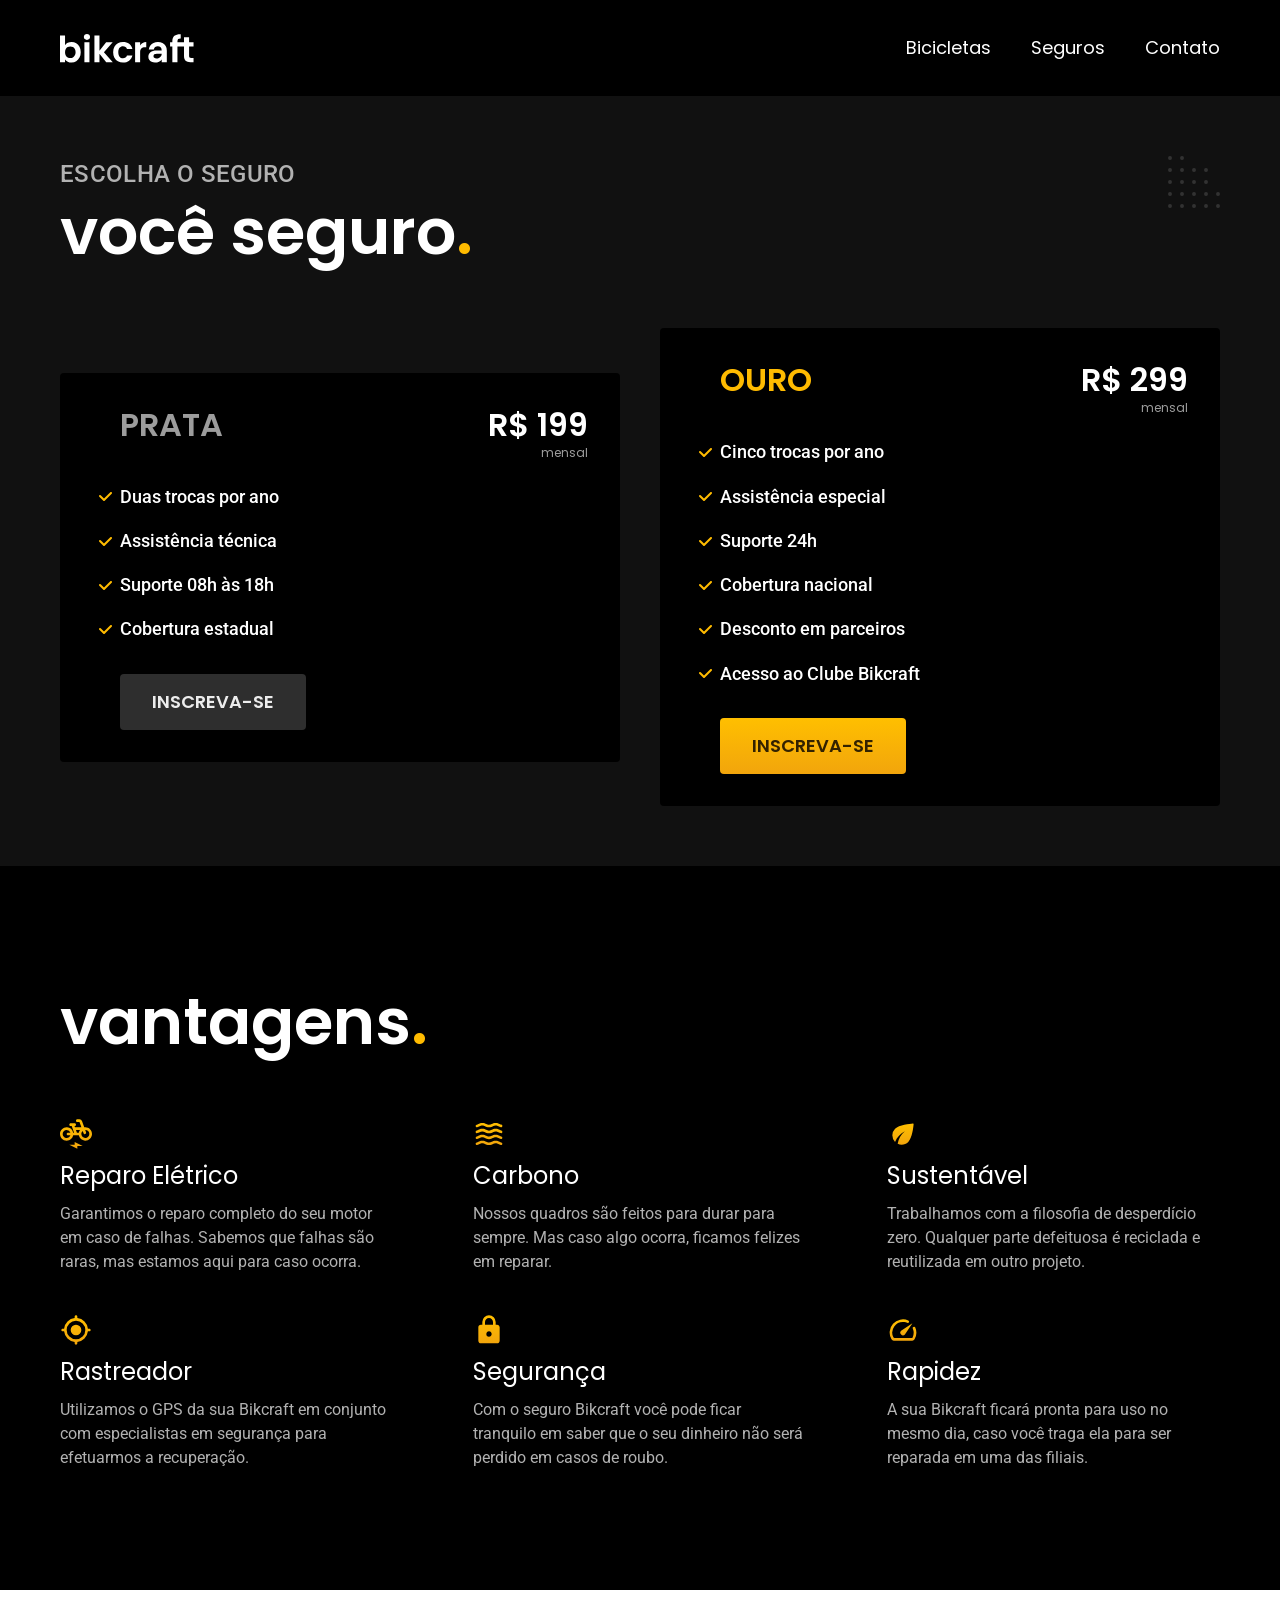
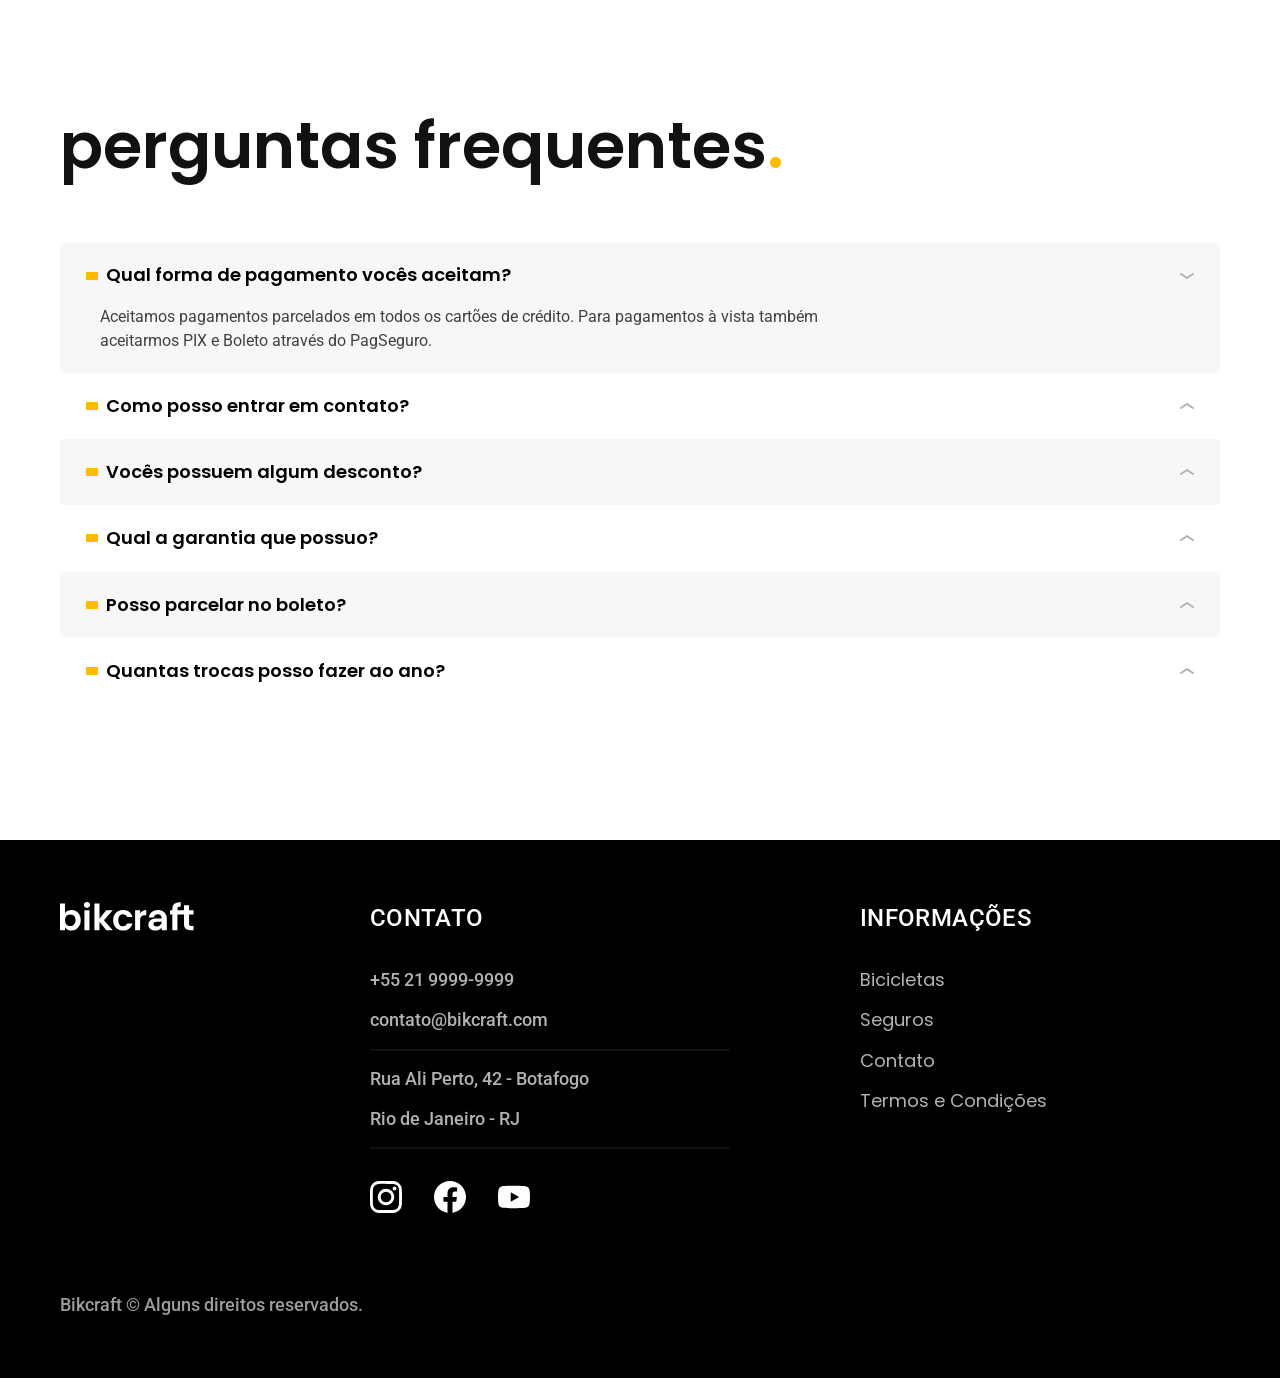
<file: seguros.html>
<!DOCTYPE html>
<html lang="pt-br">

<head>
  <meta charset="UTF-8">
  <meta name="viewport" content="width=device-width, initial-scale=1.0">

  <title>Seguros | Bikcraft</title>
  <meta name="description" content="Seguros.">

  <link rel="icon" href="./favicon.svg" type="image/svg+xml">
  <link rel="preload" href="./css/style.min.css" as="style">
  <link rel="stylesheet" href="./css/style.min.css">
  
  <script>document.documentElement.classList.add("js");</script>

  <link rel="preconnect" href="https://fonts.googleapis.com">
  <link rel="preconnect" href="https://fonts.gstatic.com" crossorigin>
  <link href="https://fonts.googleapis.com/css2?family=Merriweather:ital,opsz,wght@0,18..144,300..900;1,18..144,300..900&family=Poppins:wght@400;600&family=Roboto:ital,wght@0,100..900;1,100..900&display=swap" rel="stylesheet">
</head>

<body id="seguros">
  <header class="header-bg">
    <div class="header container">
      <a href="./">
        <img src="./img/bikcraft.svg" alt="Bikcraft">
      </a>

      <nav aria-label="primaria">
        <ul class="header-menu font-1-m cor-0">
          <li><a href="./bicicletas.html">Bicicletas</a></li>
          <li><a href="./seguros.html">Seguros</a></li>
          <li><a href="./contato.html">Contato</a></li>
        </ul>
      </nav>
    </div>
  </header>

  <main class="seguros-bg">
    <div class="titulo-bg">
      <div class="titulo container">
        <p class="font-2-l-b cor-5">Escolha o seguro</p>
        <h1 class="font-1-xxl cor-0">você seguro<span class="cor-p1">.</span></h1>
      </div>
    </div>

    <div class="seguros container">

      <div class="seguros-item fadeInLeft" data-anime="200">
        <h3 class="font-1-xl cor-6">PRATA</h3>
        <span class="font-1-xl cor-0">R$ 199 <span class="font-1-xs cor-6">mensal</span></span>
        <ul class="font-2-m cor-0">
          <li>Duas trocas por ano</li>
          <li>Assistência técnica</li>
          <li>Suporte 08h às 18h</li>
          <li>Cobertura estadual</li>
        </ul>
        <a class="botao secundario" href="./orcamento.html?tipo=seguro&produto=prata">Inscreva-se</a>
      </div>

      <div class="seguros-item fadeInRight" data-anime="400">
        <h3 class="font-1-xl cor-p1">OURO</h3>
        <span class="font-1-xl cor-0">R$ 299 <span class="font-1-xs cor-6">mensal</span></span>
        <ul class="font-2-m cor-0">
          <li>Cinco trocas por ano</li>
          <li>Assistência especial</li>
          <li>Suporte 24h</li>
          <li>Cobertura nacional</li>
          <li>Desconto em parceiros</li>
          <li>Acesso ao Clube Bikcraft</li>
        </ul>
        <a class="botao" href="./orcamento.html?tipo=seguro&produto=ouro">Inscreva-se</a>
      </div>
    </div>
  </main>

  <article class="vantagens-bg">
    <div class="vantagens container">
      <h2 class="font-1-xxl cor-0">vantagens<span class="cor-p1">.</span></h2>
      <ul>
        <li>
          <img src="./img/icones/eletrica.svg" alt="">
          <h3 class="font-1-l cor-0">Reparo Elétrico</h3>
          <p class="font-2-s cor-5">Garantimos o reparo completo do seu motor em caso de falhas. Sabemos que falhas são raras, mas estamos aqui para caso ocorra.</p>
        </li>
        <li>
          <img src="./img/icones/carbono.svg" alt="">
          <h3 class="font-1-l cor-0">Carbono</h3>
          <p class="font-2-s cor-5">Nossos quadros são feitos para durar para sempre. Mas caso algo ocorra, ficamos felizes em reparar.</p>
        </li>
        <li>
          <img src="./img/icones/sustentavel.svg" alt="">
          <h3 class="font-1-l cor-0">Sustentável</h3>
          <p class="font-2-s cor-5">Trabalhamos com a filosofia de desperdício zero. Qualquer parte defeituosa é reciclada e reutilizada em outro projeto.</p>
        </li>
        <li>
          <img src="./img/icones/rastreador.svg" alt="">
          <h3 class="font-1-l cor-0">Rastreador</h3>
          <p class="font-2-s cor-5">Utilizamos o GPS da sua Bikcraft em conjunto com especialistas em segurança para efetuarmos a recuperação.</p>
        </li>
        <li>
          <img src="./img/icones/seguro.svg" alt="">
          <h3 class="font-1-l cor-0">Segurança</h3>
          <p class="font-2-s cor-5">Com o seguro Bikcraft você pode ficar tranquilo em saber que o seu dinheiro não será perdido em casos de roubo.</p>
        </li>
        <li>
          <img src="./img/icones/velocidade.svg" alt="">
          <h3 class="font-1-l cor-0">Rapidez</h3>
          <p class="font-2-s cor-5">A sua Bikcraft ficará pronta para uso no mesmo dia, caso você traga ela para ser reparada em uma das filiais.</p>
        </li>
      </ul>
    </div>
  </article>

  <article class="perguntas container">
    <h2 class="font-1-xxl">perguntas frequentes<span class="cor-p1">.</span></h2>

    <dl>
      <div>
        <dt><button class="font-1-m-b" aria-controls="pergunta1" aria-expanded="true">Qual forma de pagamento vocês aceitam?</button></dt>
        <dd id="pergunta1" class="font-2-s cor-9 ativa">Aceitamos pagamentos parcelados em todos os cartões de crédito. Para pagamentos à vista também aceitarmos PIX e Boleto através do PagSeguro.</dd>
      </div>
      <div>
        <dt><button class="font-1-m-b" aria-controls="pergunta2" aria-expanded="false">Como posso entrar em contato?</button></dt>
        <dd id="pergunta2" class="font-2-s cor-9">Aceitamos pagamentos parcelados em todos os cartões de crédito. Para pagamentos à vista também aceitarmos PIX e Boleto através do PagSeguro.</dd>
      </div>
      <div>
        <dt><button class="font-1-m-b" aria-controls="pergunta3" aria-expanded="false">Vocês possuem algum desconto?</button></dt>
        <dd id="pergunta3" class="font-2-s cor-9">Aceitamos pagamentos parcelados em todos os cartões de crédito. Para pagamentos à vista também aceitarmos PIX e Boleto através do PagSeguro.</dd>
      </div>
      <div>
        <dt><button class="font-1-m-b" aria-controls="pergunta4" aria-expanded="false">Qual a garantia que possuo?</button></dt>
        <dd id="pergunta4" class="font-2-s cor-9">Aceitamos pagamentos parcelados em todos os cartões de crédito. Para pagamentos à vista também aceitarmos PIX e Boleto através do PagSeguro.</dd>
      </div>
      <div>
        <dt><button class="font-1-m-b" aria-controls="pergunta5" aria-expanded="false">Posso parcelar no boleto?</button></dt>
        <dd id="pergunta5" class="font-2-s cor-9">Aceitamos pagamentos parcelados em todos os cartões de crédito. Para pagamentos à vista também aceitarmos PIX e Boleto através do PagSeguro.</dd>
      </div>
      <div>
        <dt><button class="font-1-m-b" aria-controls="pergunta6" aria-expanded="false">Quantas trocas posso fazer ao ano?</button></dt>
        <dd id="pergunta6" class="font-2-s cor-9">Aceitamos pagamentos parcelados em todos os cartões de crédito. Para pagamentos à vista também aceitarmos PIX e Boleto através do PagSeguro.</dd>
      </div>
    </dl>
  </article>

  <footer class="footer-bg">
    <div class="footer container">
      <img src="./img/bikcraft.svg" alt="Bikcraft">
      <div class="footer-contato">
        <h3 class="font-2-l-b cor-0">Contato</h3>
        <ul class="font-2-m cor-5">
          <li><a href="tel:+552199999999">+55 21 9999-9999</a></li>
          <li><a href="mailto:contato@bikcraft.com">contato@bikcraft.com</a></li>
          <li>Rua Ali Perto, 42 - Botafogo</li>
          <li>Rio de Janeiro - RJ</li>
        </ul>
        <div class="footer-redes">
          <a href="./">
            <img src="./img/redes/instagram.svg" alt="Instagram">
          </a>
          <a href="./">
            <img src="./img/redes/facebook.svg" alt="Facebook">
          </a>
          <a href="./">
            <img src="./img/redes/youtube.svg" alt="Youtube">
          </a>
        </div>
      </div>
      <div class="footer-informacoes">
        <h3 class="font-2-l-b cor-0">Informações</h3>
        <nav>
          <ul class="font-1-m cor-5">
            <li><a href="./bicicletas.html">Bicicletas</a></li>
            <li><a href="./seguros.html">Seguros</a></li>
            <li><a href="./contato.html">Contato</a></li>
            <li><a href="./termos.html">Termos e Condições</a></li>
          </ul>
        </nav>
      </div>
      <p class="footer-copy font-2-m cor-6">Bikcraft © Alguns direitos reservados.</p>
    </div>
  </footer>
  <script src="./js/plugins/simple-anime.js"></script>
  <script src="./js/script.js"></script>
</body>

</html>
</file>
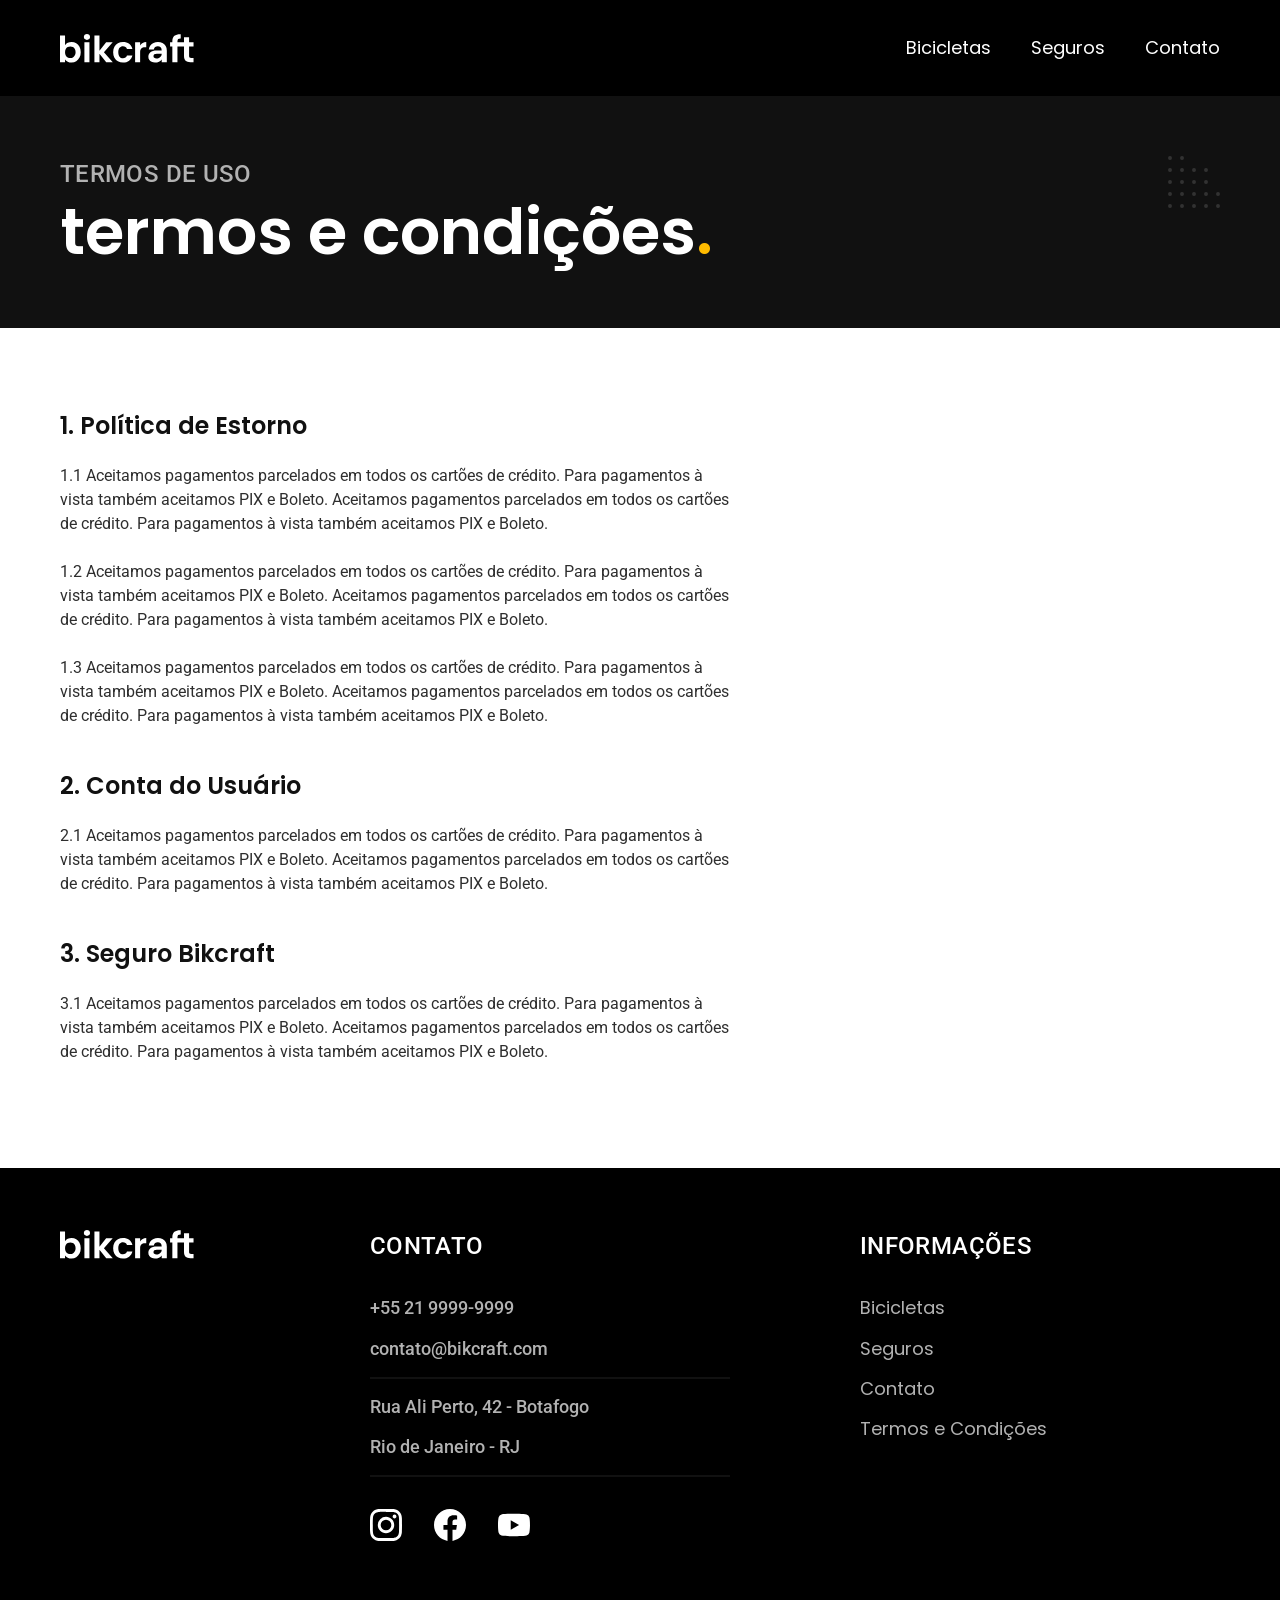
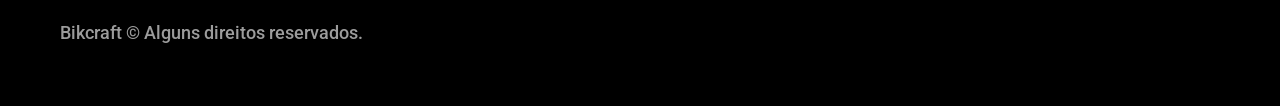
<file: termos.html>
<!DOCTYPE html>
<html lang="pt-br">

<head>
  <meta charset="UTF-8">
  <meta name="viewport" content="width=device-width, initial-scale=1.0">

  <title>Termos e Condições | Bikcraft</title>
  <meta name="description" content="Termos e condições.">

  <link rel="icon" href="./favicon.svg" type="image/svg+xml">
  <link rel="preload" href="./css/style.min.css" as="style">
  <link rel="stylesheet" href="./css/style.min.css">
  <script>document.documentElement.classList.add("js");</script>

  <link rel="preconnect" href="https://fonts.googleapis.com">
  <link rel="preconnect" href="https://fonts.gstatic.com" crossorigin>
  <link href="https://fonts.googleapis.com/css2?family=Merriweather:ital,opsz,wght@0,18..144,300..900;1,18..144,300..900&family=Poppins:wght@400;600&family=Roboto:ital,wght@0,100..900;1,100..900&display=swap" rel="stylesheet">
</head>

<body id="termos">
  <header class="header-bg">
    <div class="header container">
      <a href="./">
        <img src="./img/bikcraft.svg" alt="Bikcraft">
      </a>

      <nav aria-label="primaria">
        <ul class="header-menu font-1-m cor-0">
          <li><a href="./bicicletas.html">Bicicletas</a></li>
          <li><a href="./seguros.html">Seguros</a></li>
          <li><a href="./contato.html">Contato</a></li>
        </ul>
      </nav>
    </div>
  </header>

  <main>
    <div class="titulo-bg">
      <div class="titulo container">
        <p class="font-2-l-b cor-5">Termos de uso</p>
        <h1 class="font-1-xxl cor-0">termos e condições<span class="cor-p1">.</span></h1>
      </div>
    </div>

    <div class="termos font-2-s cor-10 container">
      <h2 class="font-1-l cor-11">1. Política de Estorno</h2>
      <p>1.1 Aceitamos pagamentos parcelados em todos os cartões de crédito. Para pagamentos à vista também aceitamos PIX e Boleto. Aceitamos pagamentos parcelados em todos os cartões de crédito. Para pagamentos à vista também aceitamos PIX e Boleto.</p>
      <p>1.2 Aceitamos pagamentos parcelados em todos os cartões de crédito. Para pagamentos à vista também aceitamos PIX e Boleto. Aceitamos pagamentos parcelados em todos os cartões de crédito. Para pagamentos à vista também aceitamos PIX e Boleto.</p>
      <p>1.3 Aceitamos pagamentos parcelados em todos os cartões de crédito. Para pagamentos à vista também aceitamos PIX e Boleto. Aceitamos pagamentos parcelados em todos os cartões de crédito. Para pagamentos à vista também aceitamos PIX e Boleto.</p>
      <h2 class="font-1-l cor-11">2. Conta do Usuário</h2>
      <p>2.1 Aceitamos pagamentos parcelados em todos os cartões de crédito. Para pagamentos à vista também aceitamos PIX e Boleto. Aceitamos pagamentos parcelados em todos os cartões de crédito. Para pagamentos à vista também aceitamos PIX e Boleto.</p>
      <h2 class="font-1-l cor-11">3. Seguro Bikcraft</h2>
      <p>3.1 Aceitamos pagamentos parcelados em todos os cartões de crédito. Para pagamentos à vista também aceitamos PIX e Boleto. Aceitamos pagamentos parcelados em todos os cartões de crédito. Para pagamentos à vista também aceitamos PIX e Boleto.</p>
    </div>
  </main>

  <footer class="footer-bg">
    <div class="footer container">
      <img src="./img/bikcraft.svg" alt="Bikcraft">
      <div class="footer-contato">
        <h3 class="font-2-l-b cor-0">Contato</h3>
        <ul class="font-2-m cor-5">
          <li><a href="tel:+552199999999">+55 21 9999-9999</a></li>
          <li><a href="mailto:contato@bikcraft.com">contato@bikcraft.com</a></li>
          <li>Rua Ali Perto, 42 - Botafogo</li>
          <li>Rio de Janeiro - RJ</li>
        </ul>
        <div class="footer-redes">
          <a href="./">
            <img src="./img/redes/instagram.svg" alt="Instagram">
          </a>
          <a href="./">
            <img src="./img/redes/facebook.svg" alt="Facebook">
          </a>
          <a href="./">
            <img src="./img/redes/youtube.svg" alt="Youtube">
          </a>
        </div>
      </div>
      <div class="footer-informacoes">
        <h3 class="font-2-l-b cor-0">Informações</h3>
        <nav>
          <ul class="font-1-m cor-5">
            <li><a href="./bicicletas.html">Bicicletas</a></li>
            <li><a href="./seguros.html">Seguros</a></li>
            <li><a href="./contato.html">Contato</a></li>
            <li><a href="./termos.html">Termos e Condições</a></li>
          </ul>
        </nav>
      </div>
      <p class="footer-copy font-2-m cor-6">Bikcraft © Alguns direitos reservados.</p>
    </div>
  </footer>
  <script src="./js/script.js"></script>
</body>

</html>
</file>
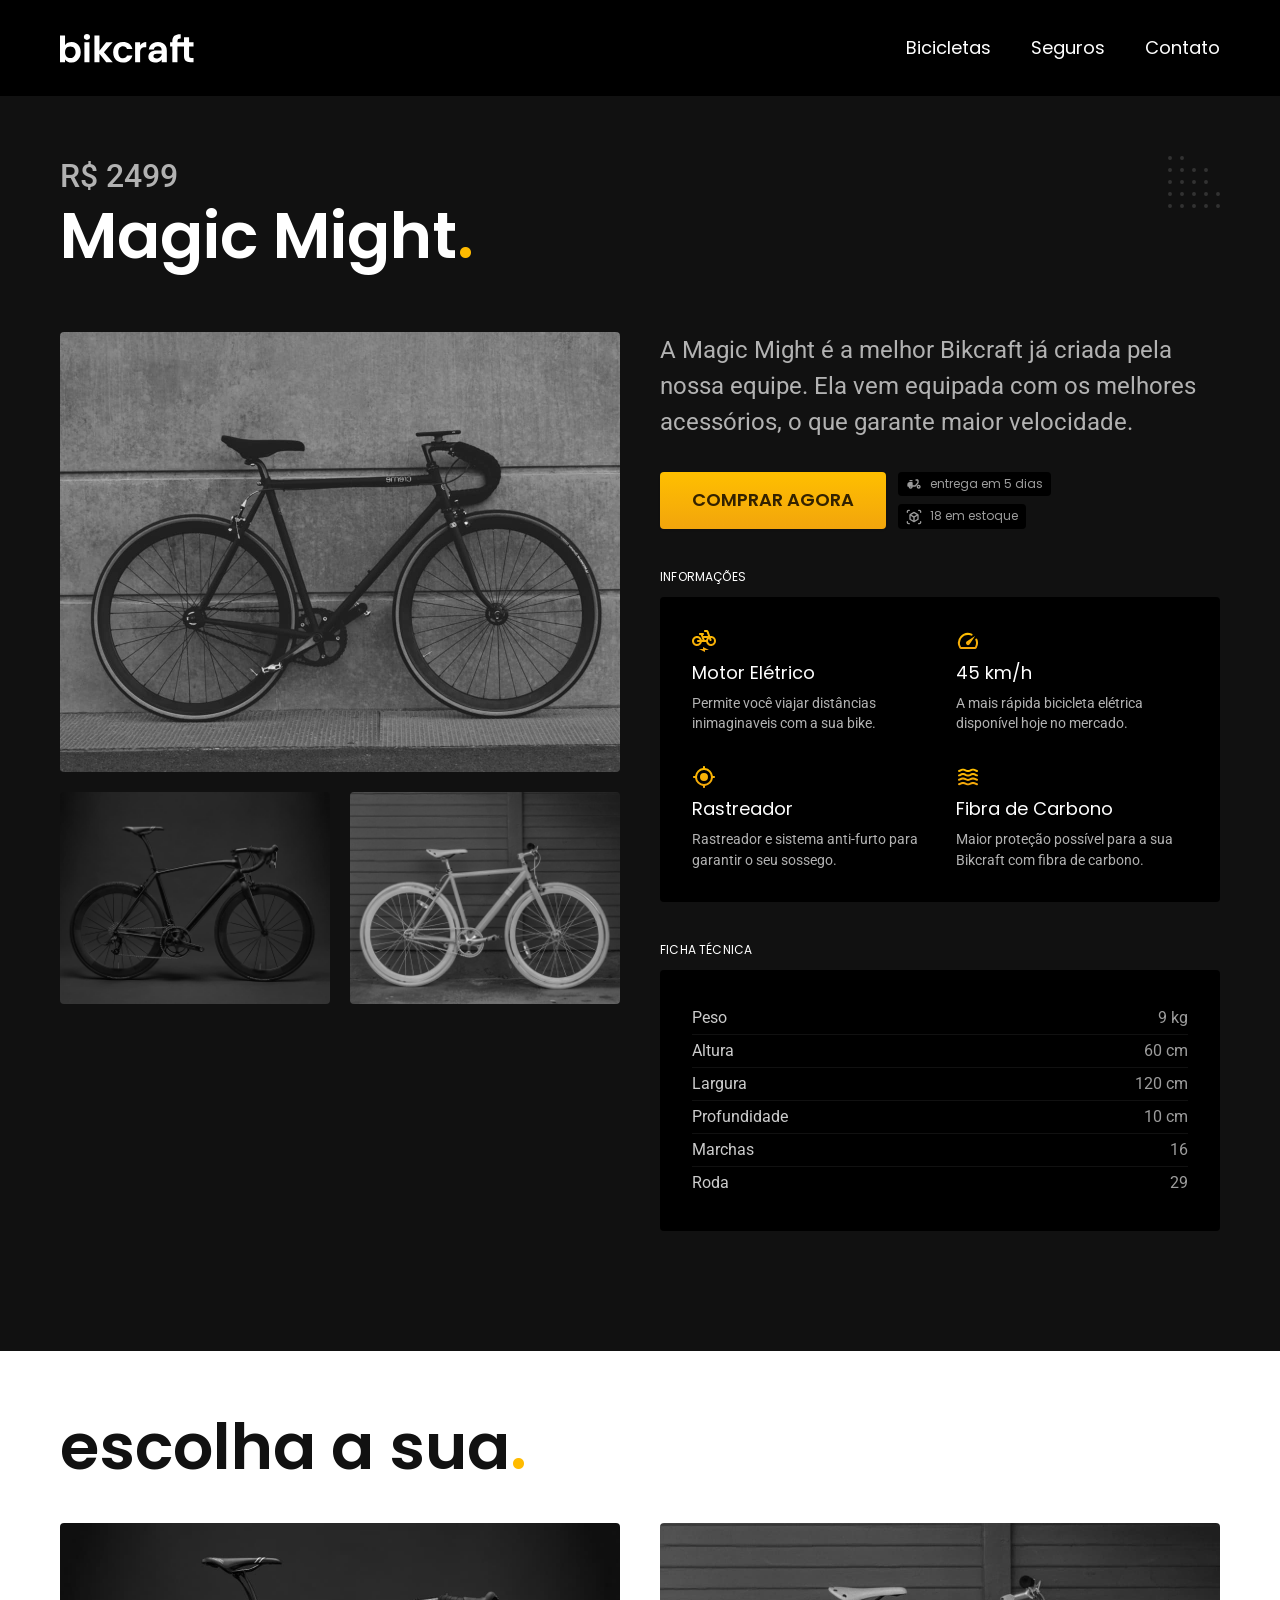
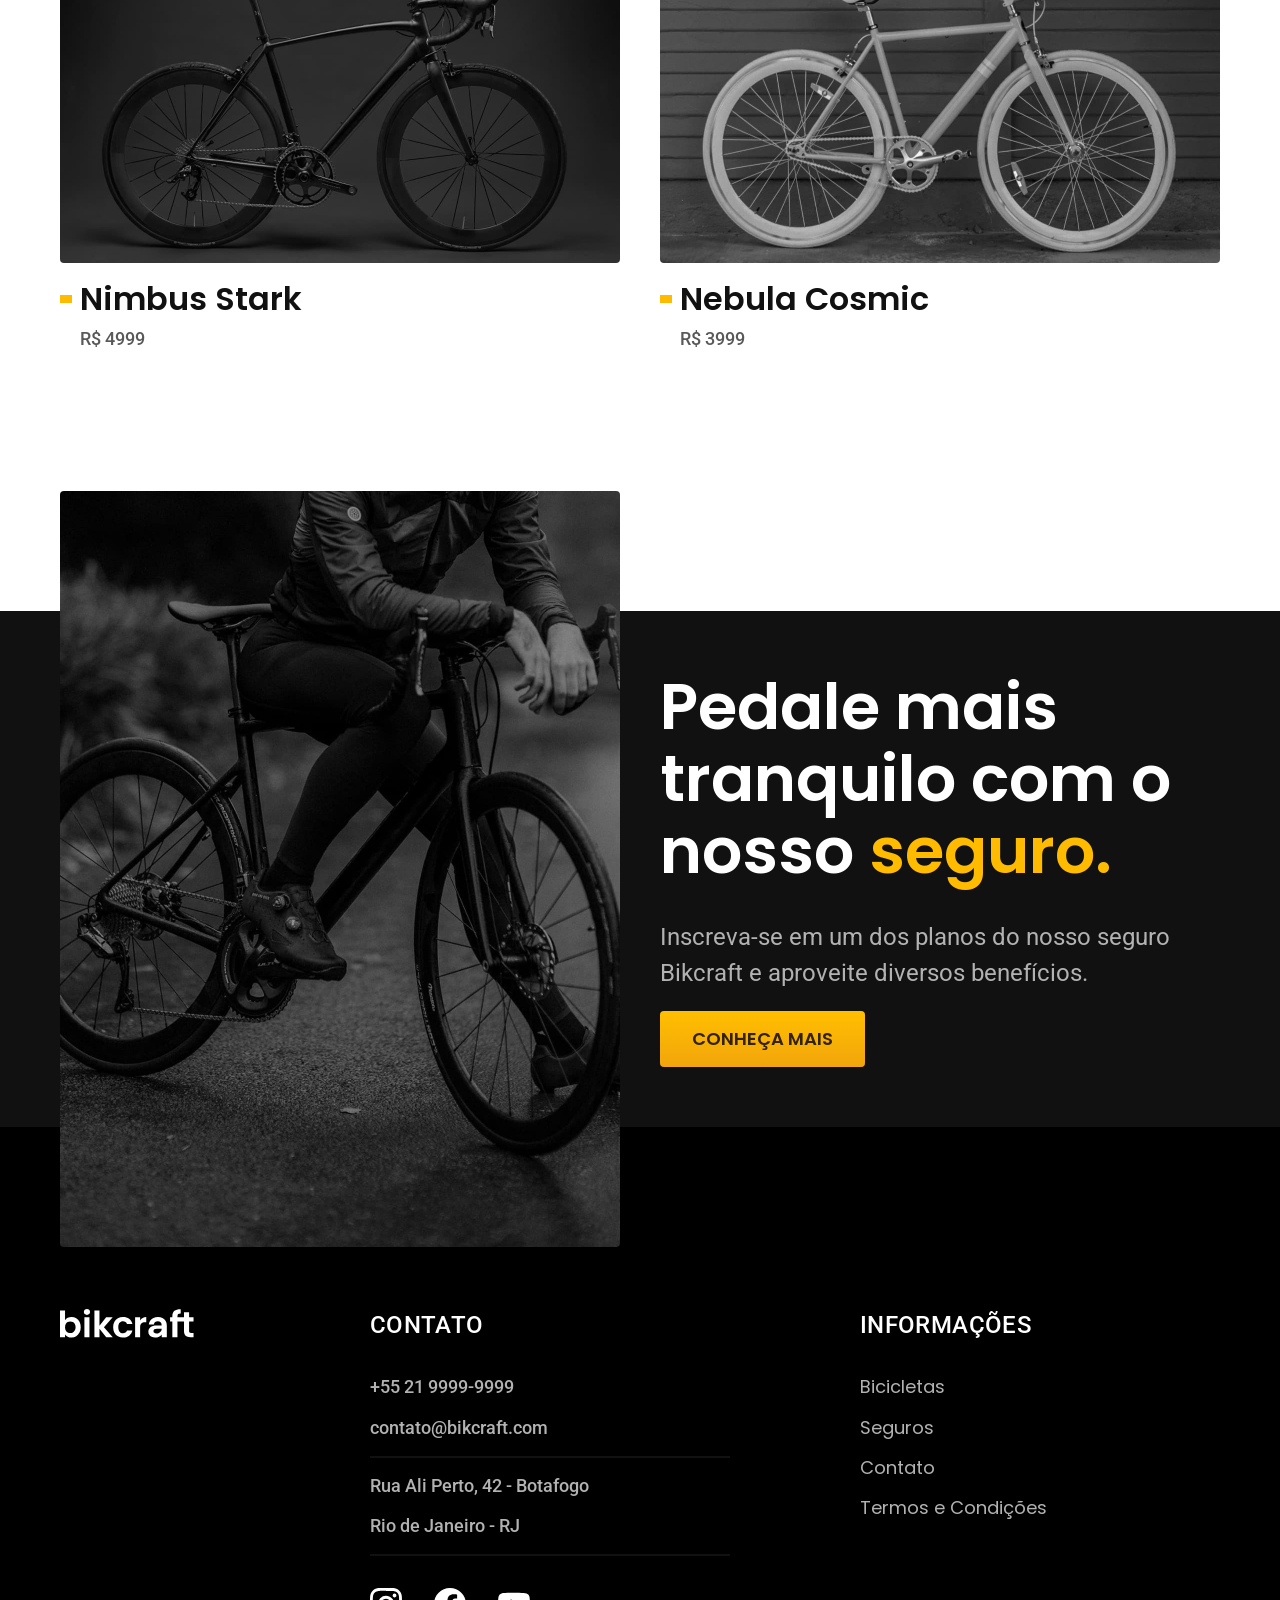
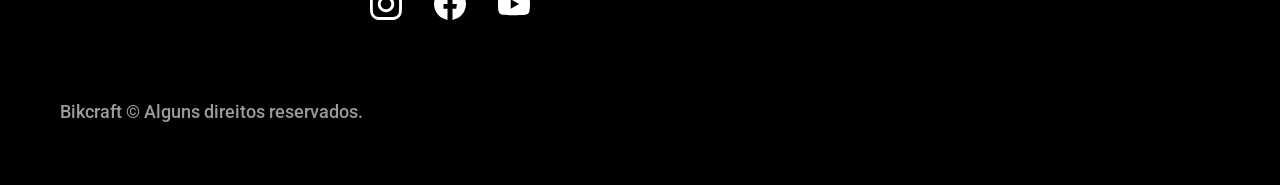
<file: bicicletas/magic.html>
<!DOCTYPE html>
<html lang="pt-br">

<head>
  <meta charset="UTF-8">
  <meta name="viewport" content="width=device-width, initial-scale=1.0">

  <title>Magic | Bikcraft</title>
  <meta name="description" content="Magic.">

  <link rel="icon" href="../favicon.svg" type="image/svg+xml">
  <link rel="preload" href="../css/style.min.css" as="style">
  <link rel="stylesheet" href="../css/style.min.css">
  <script>document.documentElement.classList.add("js");</script>

  <link rel="preconnect" href="https://fonts.googleapis.com">
  <link rel="preconnect" href="https://fonts.gstatic.com" crossorigin>
  <link href="https://fonts.googleapis.com/css2?family=Merriweather:ital,opsz,wght@0,18..144,300..900;1,18..144,300..900&family=Poppins:wght@400;600&family=Roboto:ital,wght@0,100..900;1,100..900&display=swap" rel="stylesheet">
</head>

<body id="bicicleta">
  <header class="header-bg">
    <div class="header container">
      <a href="../">
        <img src="../img/bikcraft.svg" alt="Bikcraft">
      </a>

      <nav aria-label="primaria">
        <ul class="header-menu font-1-m cor-0">
          <li><a href="../bicicletas.html">Bicicletas</a></li>
          <li><a href="../seguros.html">Seguros</a></li>
          <li><a href="../contato.html">Contato</a></li>
        </ul>
      </nav>
    </div>
  </header>

  <main class="titulo-bg">
    <div>
      <div class="titulo container">
        <p class="font-2-xl cor-5">R$ 2499</p>
        <h1 class="font-1-xxl cor-0">Magic Might<span class="cor-p1">.</span></h1>
      </div>
    </div>
    <div class="bicicleta container">
      <div class="bicicleta-imagens">
        <img src="../img/bicicleta/nimbus2.jpg" alt="">
        <img src="../img/bicicleta/nimbus1.jpg" alt="">
        <img src="../img/bicicleta/nimbus3.jpg" alt="">
      </div>
      <div class="bicicleta-conteudo">
        <p class="font-2-l cor-5">A Magic Might é a melhor Bikcraft já criada pela nossa equipe. Ela vem equipada com os melhores acessórios, o que garante maior velocidade.</p>
        <div class="bicicleta-comprar">
          <a class="botao" href="../orcamento.html?tipo=bikcraft&produto=magic">Comprar Agora</a>
          <span class="font-1-xs cor-6"><img src="../img/icones/entrega.svg" alt=""> entrega em 5 dias</span>
          <span class="font-1-xs cor-6"><img src="../img/icones/estoque.svg" alt=""> 18 em estoque</span>
        </div>

        <h2 class="font-1-xs cor-0">Informações</h2>
        <ul class="bicicleta-informacoes">
          <li>
            <img src="../img/icones/eletrica.svg" alt="">
            <h3 class="font-1-m cor-0">Motor Elétrico</h3>
            <p class="font-2-xs cor-5">Permite você viajar distâncias inimaginaveis com a sua bike.</p>
          </li>
          <li>
            <img src="../img/icones/velocidade.svg" alt="">
            <h3 class="font-1-m cor-0">45 km/h</h3>
            <p class="font-2-xs cor-5">A mais rápida bicicleta elétrica disponível hoje no mercado.</p>
          </li>
          <li>
            <img src="../img/icones/rastreador.svg" alt="">
            <h3 class="font-1-m cor-0">Rastreador</h3>
            <p class="font-2-xs cor-5">Rastreador e sistema anti-furto para garantir o seu sossego.</p>
          </li>
          <li>
            <img src="../img/icones/carbono.svg" alt="">
            <h3 class="font-1-m cor-0">Fibra de Carbono</h3>
            <p class="font-2-xs cor-5">Maior proteção possível para a sua Bikcraft com fibra de carbono.</p>
          </li>
        </ul>
        <h2 class="font-1-xs cor-0">Ficha Técnica</h2>
        <ul class="bicicleta-ficha font-2-s cor-4">
          <li>Peso <span>9 kg</span></li>
          <li>Altura <span>60 cm</span></li>
          <li>Largura <span>120 cm</span></li>
          <li>Profundidade <span>10 cm</span></li>
          <li>Marchas <span>16</span></li>
          <li>Roda <span>29</span></li>
        </ul>
      </div>
    </div>
  </main>

  <article class="bicicletas-lista container">
    <h2 class="font-1-xxl">escolha a sua<span class="cor-p1">.</span></h2>

    <ul>
      <li>
        <a href="./nimbus.html">
          <img src="../img/bicicletas/nimbus.jpg" alt="Bicicleta preta">
          <h3 class="font-1-xl">Nimbus Stark</h3>
          <span class="font-2-m cor-8">R$ 4999</span>
        </a>
      </li>
      <li>
        <a href="./nebula.html">
          <img src="../img/bicicletas/nebula.jpg" alt="Bicicleta preta">
          <h3 class="font-1-xl">Nebula Cosmic</h3>
          <span class="font-2-m cor-8">R$ 3999</span>
        </a>
      </li>
    </ul>
  </article>

  <article class="seguro-bg">
    <div class="seguro container">
      <div class="seguro-imagem">
        <img src="../img/fotos/seguros.jpg" alt="Pessoa parada em cima de uma bicicleta.">
      </div>
      <div class="seguro-conteudo">
        <h2 class="font-1-xxl cor-0">Pedale mais tranquilo com o nosso <span class="cor-p1">seguro.</span></h2>
        <p class="font-2-l cor-5">Inscreva-se em um dos planos do nosso seguro Bikcraft e aproveite diversos benefícios.</p>
        <a class="botao" href="../seguros.html">Conheça Mais</a>
      </div>
    </div>
  </article>

  <footer class="footer-bg">
    <div class="footer container">
      <img src="../img/bikcraft.svg" alt="Bikcraft">
      <div class="footer-contato">
        <h3 class="font-2-l-b cor-0">Contato</h3>
        <ul class="font-2-m cor-5">
          <li><a href="tel:+552199999999">+55 21 9999-9999</a></li>
          <li><a href="mailto:contato@bikcraft.com">contato@bikcraft.com</a></li>
          <li>Rua Ali Perto, 42 - Botafogo</li>
          <li>Rio de Janeiro - RJ</li>
        </ul>
        <div class="footer-redes">
          <a href="../">
            <img src="../img/redes/instagram.svg" alt="Instagram">
          </a>
          <a href="../">
            <img src="../img/redes/facebook.svg" alt="Facebook">
          </a>
          <a href="../">
            <img src="../img/redes/youtube.svg" alt="Youtube">
          </a>
        </div>
      </div>
      <div class="footer-informacoes">
        <h3 class="font-2-l-b cor-0">Informações</h3>
        <nav>
          <ul class="font-1-m cor-5">
            <li><a href="../bicicletas.html">Bicicletas</a></li>
            <li><a href="../seguros.html">Seguros</a></li>
            <li><a href="../contato.html">Contato</a></li>
            <li><a href="../termos.html">Termos e Condições</a></li>
          </ul>
        </nav>
      </div>
      <p class="footer-copy font-2-m cor-6">Bikcraft © Alguns direitos reservados.</p>
    </div>
  </footer>
  <script src="../js/script.js"></script>
</body>

</html>
</file>
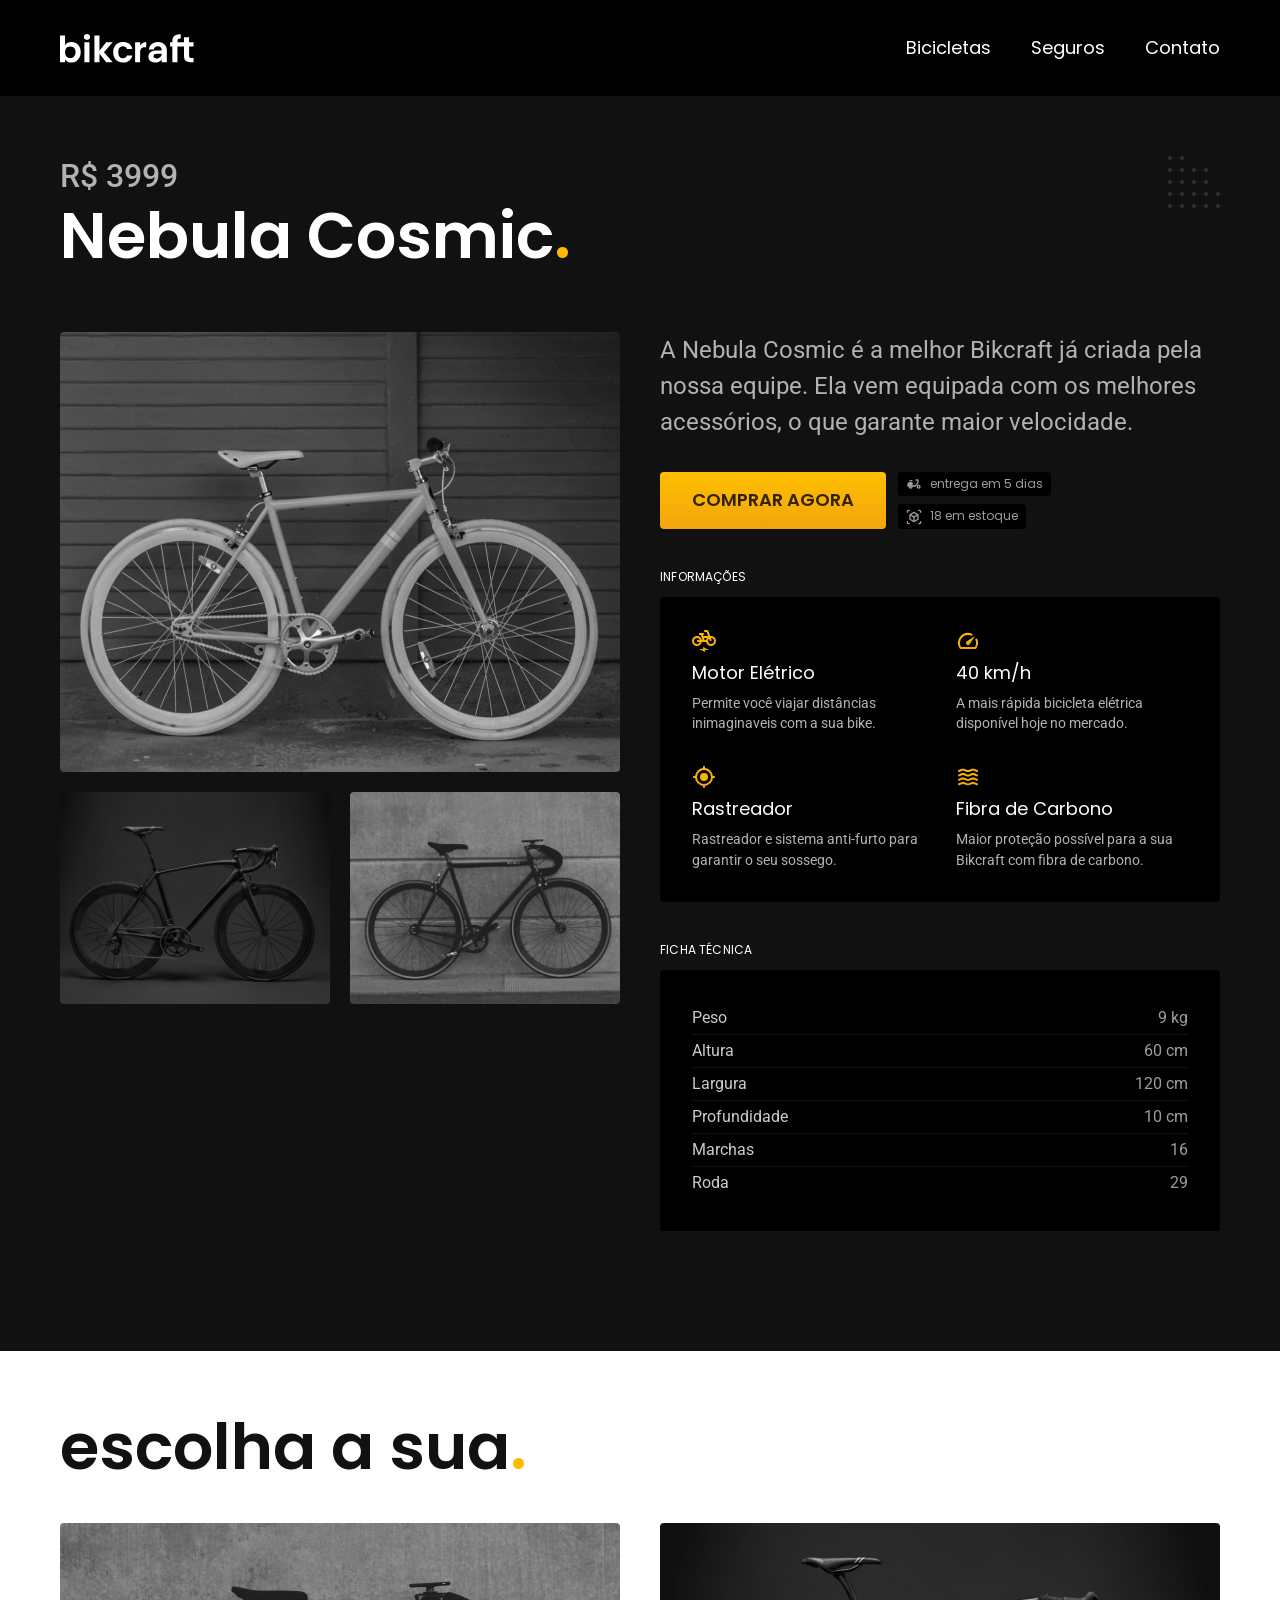
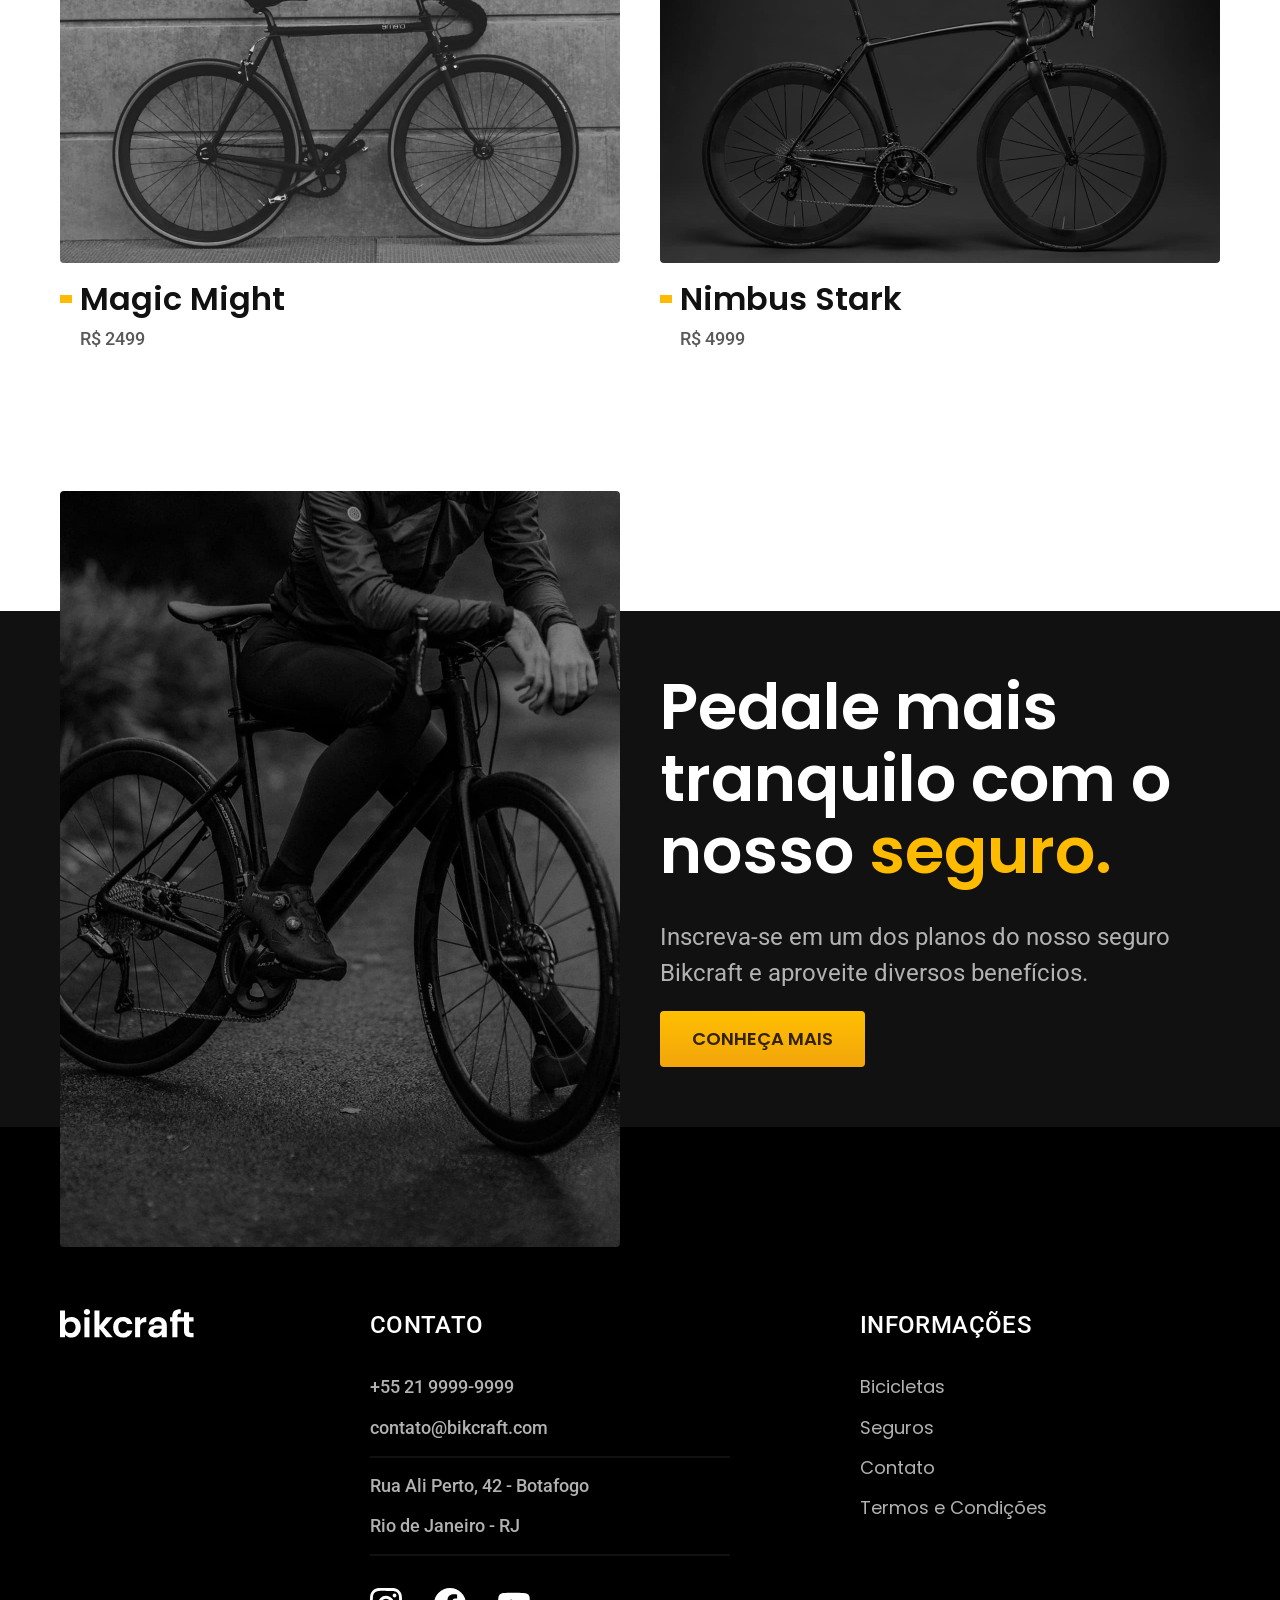
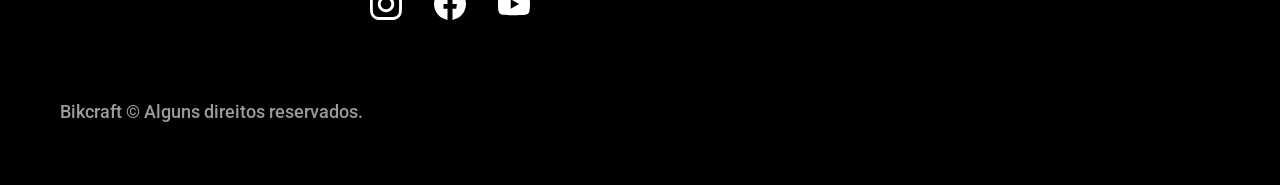
<file: bicicletas/nebula.html>
<!DOCTYPE html>
<html lang="pt-br">

<head>
  <meta charset="UTF-8">
  <meta name="viewport" content="width=device-width, initial-scale=1.0">

  <title>Nebula | Bikcraft</title>
  <meta name="description" content="Nebula.">

  <link rel="icon" href="../favicon.svg" type="image/svg+xml">
  <link rel="preload" href="../css/style.min.css" as="style">
  <link rel="stylesheet" href="../css/style.min.css">
  <script>document.documentElement.classList.add("js");</script>

  <link rel="preconnect" href="https://fonts.googleapis.com">
  <link rel="preconnect" href="https://fonts.gstatic.com" crossorigin>
  <link href="https://fonts.googleapis.com/css2?family=Merriweather:ital,opsz,wght@0,18..144,300..900;1,18..144,300..900&family=Poppins:wght@400;600&family=Roboto:ital,wght@0,100..900;1,100..900&display=swap" rel="stylesheet">
</head>

<body id="bicicleta">
  <header class="header-bg">
    <div class="header container">
      <a href="../">
        <img src="../img/bikcraft.svg" alt="Bikcraft">
      </a>

      <nav aria-label="primaria">
        <ul class="header-menu font-1-m cor-0">
          <li><a href="../bicicletas.html">Bicicletas</a></li>
          <li><a href="../seguros.html">Seguros</a></li>
          <li><a href="../contato.html">Contato</a></li>
        </ul>
      </nav>
    </div>
  </header>

  <main class="titulo-bg">
    <div>
      <div class="titulo container">
        <p class="font-2-xl cor-5">R$ 3999</p>
        <h1 class="font-1-xxl cor-0">Nebula Cosmic<span class="cor-p1">.</span></h1>
      </div>
    </div>
    <div class="bicicleta container">
      <div class="bicicleta-imagens">
        <img src="../img/bicicleta/nimbus3.jpg" alt="">
        <img src="../img/bicicleta/nimbus1.jpg" alt="">
        <img src="../img/bicicleta/nimbus2.jpg" alt="">
      </div>
      <div class="bicicleta-conteudo">
        <p class="font-2-l cor-5">A Nebula Cosmic é a melhor Bikcraft já criada pela nossa equipe. Ela vem equipada com os melhores acessórios, o que garante maior velocidade.</p>
        <div class="bicicleta-comprar">
          <a class="botao" href="../orcamento.html?tipo=bikcraft&produto=nebula">Comprar Agora</a>
          <span class="font-1-xs cor-6"><img src="../img/icones/entrega.svg" alt=""> entrega em 5 dias</span>
          <span class="font-1-xs cor-6"><img src="../img/icones/estoque.svg" alt=""> 18 em estoque</span>
        </div>

        <h2 class="font-1-xs cor-0">Informações</h2>
        <ul class="bicicleta-informacoes">
          <li>
            <img src="../img/icones/eletrica.svg" alt="">
            <h3 class="font-1-m cor-0">Motor Elétrico</h3>
            <p class="font-2-xs cor-5">Permite você viajar distâncias inimaginaveis com a sua bike.</p>
          </li>
          <li>
            <img src="../img/icones/velocidade.svg" alt="">
            <h3 class="font-1-m cor-0">40 km/h</h3>
            <p class="font-2-xs cor-5">A mais rápida bicicleta elétrica disponível hoje no mercado.</p>
          </li>
          <li>
            <img src="../img/icones/rastreador.svg" alt="">
            <h3 class="font-1-m cor-0">Rastreador</h3>
            <p class="font-2-xs cor-5">Rastreador e sistema anti-furto para garantir o seu sossego.</p>
          </li>
          <li>
            <img src="../img/icones/carbono.svg" alt="">
            <h3 class="font-1-m cor-0">Fibra de Carbono</h3>
            <p class="font-2-xs cor-5">Maior proteção possível para a sua Bikcraft com fibra de carbono.</p>
          </li>
        </ul>
        <h2 class="font-1-xs cor-0">Ficha Técnica</h2>
        <ul class="bicicleta-ficha font-2-s cor-4">
          <li>Peso <span>9 kg</span></li>
          <li>Altura <span>60 cm</span></li>
          <li>Largura <span>120 cm</span></li>
          <li>Profundidade <span>10 cm</span></li>
          <li>Marchas <span>16</span></li>
          <li>Roda <span>29</span></li>
        </ul>
      </div>
    </div>
  </main>

  <article class="bicicletas-lista container">
    <h2 class="font-1-xxl">escolha a sua<span class="cor-p1">.</span></h2>

    <ul>
      <li>
        <a href="./magic.html">
          <img src="../img/bicicletas/magic.jpg" alt="Bicicleta preta">
          <h3 class="font-1-xl">Magic Might</h3>
          <span class="font-2-m cor-8">R$ 2499</span>
        </a>
      </li>
      <li>
        <a href="./nimbus.html">
          <img src="../img/bicicletas/nimbus.jpg" alt="Bicicleta preta">
          <h3 class="font-1-xl">Nimbus Stark</h3>
          <span class="font-2-m cor-8">R$ 4999</span>
        </a>
      </li>
    </ul>
  </article>

  <article class="seguro-bg">
    <div class="seguro container">
      <div class="seguro-imagem">
        <img src="../img/fotos/seguros.jpg" alt="Pessoa parada em cima de uma bicicleta.">
      </div>
      <div class="seguro-conteudo">
        <h2 class="font-1-xxl cor-0">Pedale mais tranquilo com o nosso <span class="cor-p1">seguro.</span></h2>
        <p class="font-2-l cor-5">Inscreva-se em um dos planos do nosso seguro Bikcraft e aproveite diversos benefícios.</p>
        <a class="botao" href="../seguros.html">Conheça Mais</a>
      </div>
    </div>
  </article>

  <footer class="footer-bg">
    <div class="footer container">
      <img src="../img/bikcraft.svg" alt="Bikcraft">
      <div class="footer-contato">
        <h3 class="font-2-l-b cor-0">Contato</h3>
        <ul class="font-2-m cor-5">
          <li><a href="tel:+552199999999">+55 21 9999-9999</a></li>
          <li><a href="mailto:contato@bikcraft.com">contato@bikcraft.com</a></li>
          <li>Rua Ali Perto, 42 - Botafogo</li>
          <li>Rio de Janeiro - RJ</li>
        </ul>
        <div class="footer-redes">
          <a href="../">
            <img src="../img/redes/instagram.svg" alt="Instagram">
          </a>
          <a href="../">
            <img src="../img/redes/facebook.svg" alt="Facebook">
          </a>
          <a href="../">
            <img src="../img/redes/youtube.svg" alt="Youtube">
          </a>
        </div>
      </div>
      <div class="footer-informacoes">
        <h3 class="font-2-l-b cor-0">Informações</h3>
        <nav>
          <ul class="font-1-m cor-5">
            <li><a href="../bicicletas.html">Bicicletas</a></li>
            <li><a href="../seguros.html">Seguros</a></li>
            <li><a href="../contato.html">Contato</a></li>
            <li><a href="../termos.html">Termos e Condições</a></li>
          </ul>
        </nav>
      </div>
      <p class="footer-copy font-2-m cor-6">Bikcraft © Alguns direitos reservados.</p>
    </div>
  </footer>
  <script src="../js/script.js"></script>
</body>

</html>
</file>
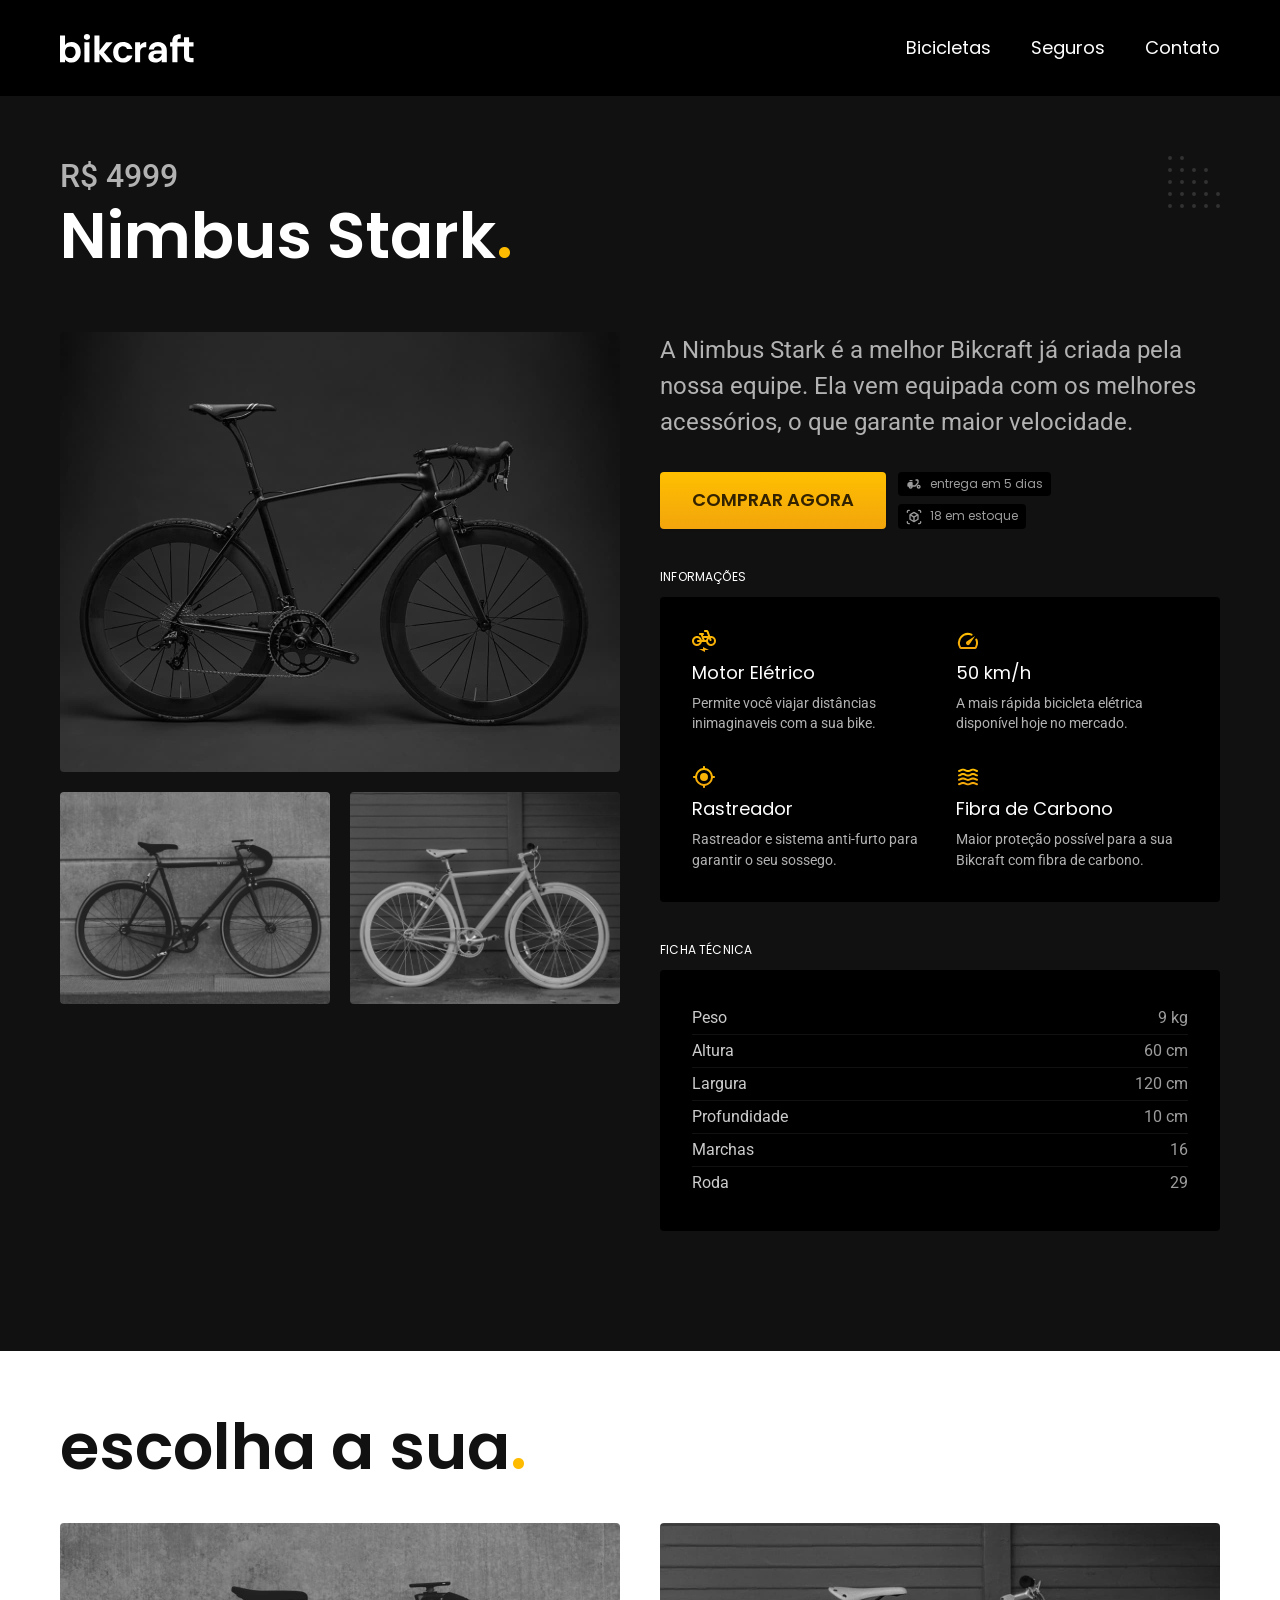
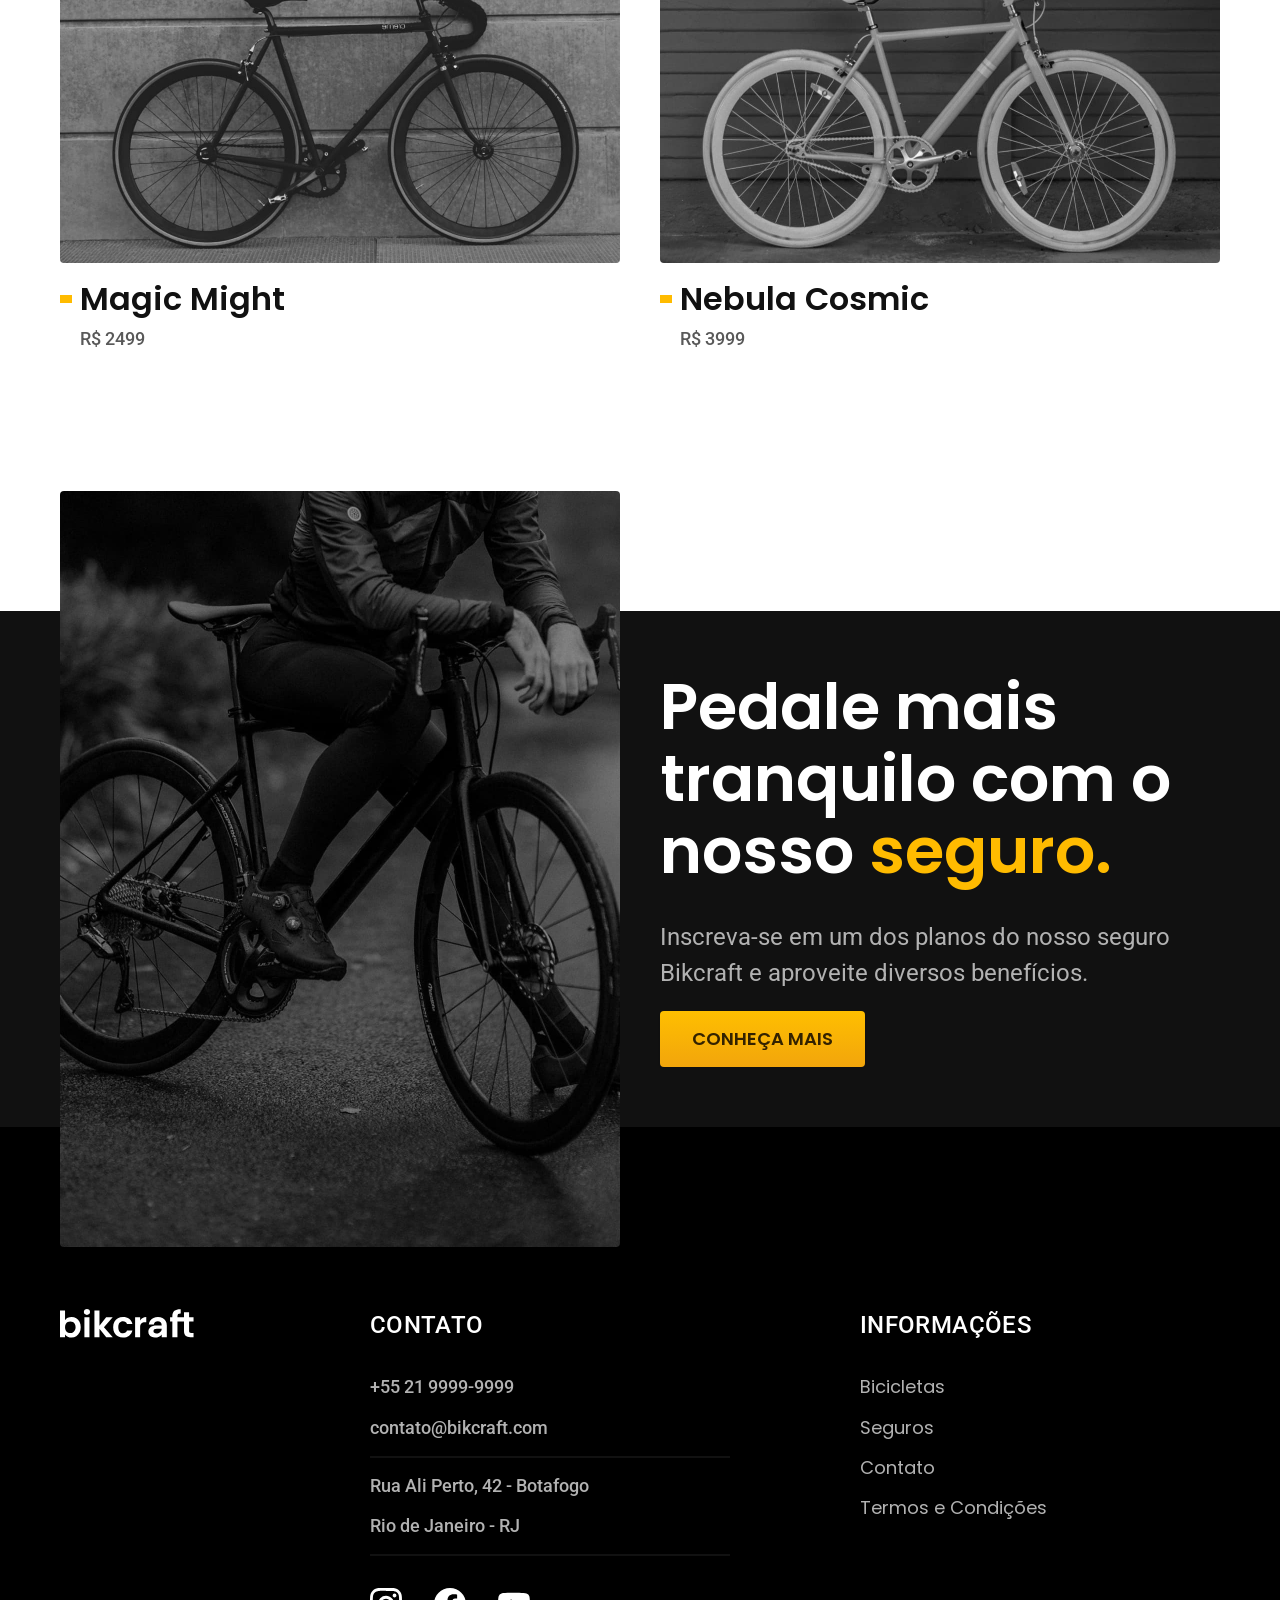
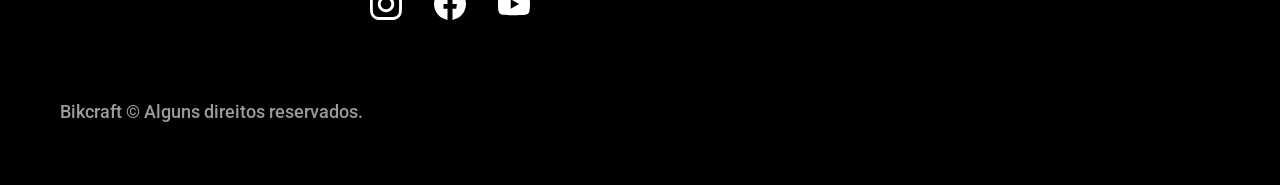
<file: bicicletas/nimbus.html>
<!DOCTYPE html>
<html lang="pt-br">

<head>
  <meta charset="UTF-8">
  <meta name="viewport" content="width=device-width, initial-scale=1.0">

  <title>Nimbus | Bikcraft</title>
  <meta name="description" content="Nimbus.">

  <link rel="icon" href="../favicon.svg" type="image/svg+xml">
  <link rel="preload" href="../css/style.min.css" as="style">
  <link rel="stylesheet" href="../css/style.min.css">
  <script>document.documentElement.classList.add("js");</script>

  <link rel="preconnect" href="https://fonts.googleapis.com">
  <link rel="preconnect" href="https://fonts.gstatic.com" crossorigin>
  <link href="https://fonts.googleapis.com/css2?family=Merriweather:ital,opsz,wght@0,18..144,300..900;1,18..144,300..900&family=Poppins:wght@400;600&family=Roboto:ital,wght@0,100..900;1,100..900&display=swap" rel="stylesheet">
</head>

<body id="bicicleta">
  <header class="header-bg">
    <div class="header container">
      <a href="../">
        <img src="../img/bikcraft.svg" alt="Bikcraft">
      </a>

      <nav aria-label="primaria">
        <ul class="header-menu font-1-m cor-0">
          <li><a href="../bicicletas.html">Bicicletas</a></li>
          <li><a href="../seguros.html">Seguros</a></li>
          <li><a href="../contato.html">Contato</a></li>
        </ul>
      </nav>
    </div>
  </header>

  <main class="titulo-bg">
    <div>
      <div class="titulo container">
        <p class="font-2-xl cor-5">R$ 4999</p>
        <h1 class="font-1-xxl cor-0">Nimbus Stark<span class="cor-p1">.</span></h1>
      </div>
    </div>
    <div class="bicicleta container">
      <div class="bicicleta-imagens">
        <img src="../img/bicicleta/nimbus1.jpg" alt="">
        <img src="../img/bicicleta/nimbus2.jpg" alt="">
        <img src="../img/bicicleta/nimbus3.jpg" alt="">
      </div>
      <div class="bicicleta-conteudo">
        <p class="font-2-l cor-5">A Nimbus Stark é a melhor Bikcraft já criada pela nossa equipe. Ela vem equipada com os melhores acessórios, o que garante maior velocidade.</p>
        <div class="bicicleta-comprar">
          <a class="botao" href="../orcamento.html?tipo=bikcraft&produto=nimbus">Comprar Agora</a>
          <span class="font-1-xs cor-6"><img src="../img/icones/entrega.svg" alt=""> entrega em 5 dias</span>
          <span class="font-1-xs cor-6"><img src="../img/icones/estoque.svg" alt=""> 18 em estoque</span>
        </div>

        <h2 class="font-1-xs cor-0">Informações</h2>
        <ul class="bicicleta-informacoes">
          <li>
            <img src="../img/icones/eletrica.svg" alt="">
            <h3 class="font-1-m cor-0">Motor Elétrico</h3>
            <p class="font-2-xs cor-5">Permite você viajar distâncias inimaginaveis com a sua bike.</p>
          </li>
          <li>
            <img src="../img/icones/velocidade.svg" alt="">
            <h3 class="font-1-m cor-0">50 km/h</h3>
            <p class="font-2-xs cor-5">A mais rápida bicicleta elétrica disponível hoje no mercado.</p>
          </li>
          <li>
            <img src="../img/icones/rastreador.svg" alt="">
            <h3 class="font-1-m cor-0">Rastreador</h3>
            <p class="font-2-xs cor-5">Rastreador e sistema anti-furto para garantir o seu sossego.</p>
          </li>
          <li>
            <img src="../img/icones/carbono.svg" alt="">
            <h3 class="font-1-m cor-0">Fibra de Carbono</h3>
            <p class="font-2-xs cor-5">Maior proteção possível para a sua Bikcraft com fibra de carbono.</p>
          </li>
        </ul>
        <h2 class="font-1-xs cor-0">Ficha Técnica</h2>
        <ul class="bicicleta-ficha font-2-s cor-4">
          <li>Peso <span>9 kg</span></li>
          <li>Altura <span>60 cm</span></li>
          <li>Largura <span>120 cm</span></li>
          <li>Profundidade <span>10 cm</span></li>
          <li>Marchas <span>16</span></li>
          <li>Roda <span>29</span></li>
        </ul>
      </div>
    </div>
  </main>

  <article class="bicicletas-lista container">
    <h2 class="font-1-xxl">escolha a sua<span class="cor-p1">.</span></h2>

    <ul>
      <li>
        <a href="./magic.html">
          <img src="../img/bicicletas/magic.jpg" alt="Bicicleta preta">
          <h3 class="font-1-xl">Magic Might</h3>
          <span class="font-2-m cor-8">R$ 2499</span>
        </a>
      </li>
      <li>
        <a href="./nebula.html">
          <img src="../img/bicicletas/nebula.jpg" alt="Bicicleta preta">
          <h3 class="font-1-xl">Nebula Cosmic</h3>
          <span class="font-2-m cor-8">R$ 3999</span>
        </a>
      </li>
    </ul>
  </article>

  <article class="seguro-bg">
    <div class="seguro container">
      <div class="seguro-imagem">
        <img src="../img/fotos/seguros.jpg" alt="Pessoa parada em cima de uma bicicleta.">
      </div>
      <div class="seguro-conteudo">
        <h2 class="font-1-xxl cor-0">Pedale mais tranquilo com o nosso <span class="cor-p1">seguro.</span></h2>
        <p class="font-2-l cor-5">Inscreva-se em um dos planos do nosso seguro Bikcraft e aproveite diversos benefícios.</p>
        <a class="botao" href="../seguros.html">Conheça Mais</a>
      </div>
    </div>
  </article>

  <footer class="footer-bg">
    <div class="footer container">
      <img src="../img/bikcraft.svg" alt="Bikcraft">
      <div class="footer-contato">
        <h3 class="font-2-l-b cor-0">Contato</h3>
        <ul class="font-2-m cor-5">
          <li><a href="tel:+552199999999">+55 21 9999-9999</a></li>
          <li><a href="mailto:contato@bikcraft.com">contato@bikcraft.com</a></li>
          <li>Rua Ali Perto, 42 - Botafogo</li>
          <li>Rio de Janeiro - RJ</li>
        </ul>
        <div class="footer-redes">
          <a href="../">
            <img src="../img/redes/instagram.svg" alt="Instagram">
          </a>
          <a href="../">
            <img src="../img/redes/facebook.svg" alt="Facebook">
          </a>
          <a href="../">
            <img src="../img/redes/youtube.svg" alt="Youtube">
          </a>
        </div>
      </div>
      <div class="footer-informacoes">
        <h3 class="font-2-l-b cor-0">Informações</h3>
        <nav>
          <ul class="font-1-m cor-5">
            <li><a href="../bicicletas.html">Bicicletas</a></li>
            <li><a href="../seguros.html">Seguros</a></li>
            <li><a href="../contato.html">Contato</a></li>
            <li><a href="../termos.html">Termos e Condições</a></li>
          </ul>
        </nav>
      </div>
      <p class="footer-copy font-2-m cor-6">Bikcraft © Alguns direitos reservados.</p>
    </div>
  </footer>
  <script src="../js/script.js"></script>
</body>

</html>
</file>
<file: css/style.min.css>
body{margin:0;font-family:Arial,Helvetica,sans-serif;color:#111}blockquote,dd,h1,h2,h3,h4,p,ul{margin:0}ul{padding:0;list-style:none}a{text-decoration:none;color:inherit}img{max-width:100%;height:auto;display:block}img[src$=".jpg"]{border-radius:4px}.font-1-xs{font:400 0.75rem/1.35 Poppins,sans-serif}.font-2-xs{font:400 0.875rem/1.43 Roboto,sans-serif}.font-1-s{font:400 1rem/1.5 Poppins,sans-serif}.font-2-s{font:400 1rem/1.5 Roboto,sans-serif}.font-1-m,.font-1-m-b{font:400 1.125rem/1.35 Poppins,sans-serif}.font-1-m-b{font-weight:600}.font-2-m{font:500 1.125rem/1.35 Roboto,sans-serif}.font-1-l{font:400 1.5rem/1.5 Poppins,sans-serif}.font-2-l,.font-2-l-b{font:400 1.5rem/1.5 Roboto,sans-serif}.font-2-l-b{font-weight:500;letter-spacing:.015em;text-transform:uppercase}.font-1-xl{font:600 2rem/1.25 Poppins,sans-serif}.font-2-xl{font:500 2rem/1.25 Roboto,sans-serif}.font-1-xxl{font:600 4rem/1.125 Poppins,sans-serif}@media (max-width:1200px){.font-1-xxl{font-size:3rem}.font-2-l,.font-2-l-b{font-size:1.125rem}}@media (max-width:800px){.font-1-xxl{font-size:2rem}.font-1-xl,.font-2-xl{font-size:1.5rem}}:root{--cor-0:#ffffff;--cor-1:#f7f7f7;--cor-2:#ededed;--cor-3:#dedede;--cor-4:#cccccc;--cor-5:#b2b2b2;--cor-6:#9c9c9c;--cor-7:#717171;--cor-8:#595959;--cor-9:#404040;--cor-10:#2e2e2e;--cor-11:#111111;--cor-12:#000000;--cor-p1:#ffbb00;--cor-p2:#e4a30b;--cor-p3:#a66f00;--cor-p4:#664400;--cor-p5:#332200}.cor-0{color:var(--cor-0)}.cor-1{color:var(--cor-1)}.cor-2{color:var(--cor-2)}.cor-3{color:var(--cor-3)}.cor-4{color:var(--cor-4)}.cor-5{color:var(--cor-5)}.cor-6{color:var(--cor-6)}.cor-7{color:var(--cor-7)}.cor-8{color:var(--cor-8)}.cor-9{color:var(--cor-9)}.cor-10{color:var(--cor-10)}.cor-11{color:var(--cor-11)}.cor-12{color:var(--cor-12)}.cor-p1{color:var(--cor-p1)}.cor-p2{color:var(--cor-p2)}.cor-p3{color:var(--cor-p3)}.cor-p4{color:var(--cor-p4)}.cor-p5{color:var(--cor-p5)}.js .fadeInDown{transform:translate3d(0,-20px,0)}.js .fadeInUp{transform:translate3d(0,20px,0)}.js .fadeInRight{transform:translate3d(20px,0,0)}.js .fadeInLeft{transform:translate3d(-20px,0,0)}.js [data-anime]{opacity:0}.js .anime{opacity:1;transform:none;transition:transform .8s,opacity .8s}.header-bg{background-color:var(--cor-12)}.header{display:flex;flex-wrap:wrap;gap:20px;justify-content:space-between;align-items:center;padding-top:20px;padding-bottom:20px}.header-menu{display:flex;flex-wrap:wrap;gap:40px}.header-menu a{display:inline-block;padding:16px 0;position:relative}.header-menu a:after{content:"";display:block;height:2px;width:0;background:var(--cor-0);margin-top:4px;transition:.3s;position:absolute}.header-menu a.ativo::after,.header-menu a:hover:after{width:100%}@media (max-width:800px){.header-menu{gap:20px}.header-menu a{background:var(--cor-11);padding:12px 16px;border-radius:4px}.header-menu a:hover{background-color:var(--cor-10)}.header a:after{display:none}}@media (max-width:600px){.header-menu{gap:12px}.header-menu a{padding:8px 12px;font-size:14px}}.footer-bg{background-color:var(--cor-12)}.footer{display:grid;grid-template-columns:3fr 5fr 4fr;gap:40px;padding-top:60px;padding-bottom:60px}.footer h3{margin-bottom:32px}.footer-contato ul{margin-bottom:32px}.footer-contato li:nth-child(2n):after{content:"";display:block;max-width:360px;height:2px;background:var(--cor-11);margin-top:16px}.footer li{margin-bottom:16px}.footer-redes{display:flex;gap:32px}.footer a:hover{color:var(--cor-0)}.footer-copy{grid-column:1/-1;margin-top:40px}@media (max-width:800px){.footer>img{display:none}.footer{grid-template-columns:1fr 1fr}}@media (max-width:600px){.footer{grid-template-columns:1fr;gap:60px}.footer-copy{margin-top:0}}.container{box-sizing:border-box;max-width:1200px;padding-left:20px;padding-right:20px;margin-left:auto;margin-right:auto}.botao{display:inline-block;padding:16px 32px;background:linear-gradient(#ffbf00,#f2a50c);border-radius:4px;box-shadow:0 1px 2px rgba(0,0,0,.1);text-transform:uppercase;color:var(--cor-p5);font:600 1.125rem/1.35 Poppins,sans-serif;max-width:max-content;border:none;cursor:pointer}.botao:hover{background:linear-gradient(#ffb60d,#e59317)}.botao.secundario{background:var(--cor-10);color:var(--cor-2)}.botao.secundario:hover{background:var(--cor-9)}.botao.seta{display:flex;align-items:center}.botao.seta::after{content:"";display:inline-block;width:18px;height:10px;margin-left:12px;background:url("../img/icones/seta.svg");transition:transform .2s}.botao.seta:hover::after{transform:translateX(4px)}@media (max-width:600px){.botao{padding:12px 16px;font-size:1rem}}.link{display:inline-block;color:var(--cor-p1);font:500 1.5rem/1.5 Poppins,sans-serif;text-transform:uppercase}.link::after{content:"";display:block;width:100%;height:4px;background-color:currentColor}.link:hover{color:var(--cor-0)}.titulo-bg{padding-top:60px;padding-bottom:60px;background-color:var(--cor-11)}.titulo{background:url("../img/dec/top-right.svg") no-repeat top right 20px}.titulo p{margin-bottom:4px}@media (max-width:800px){.titulo-bg{padding-top:40px;padding-bottom:40px}.titulo p{font-size:1rem;text-transform:lowercase;font-weight:400}}.form{display:grid;grid-template-columns:1fr 1fr;gap:20px}.form label{display:block;font:400 1rem/1.5 Poppins,sans-serif;margin-bottom:4px}.form .col-2{grid-column:span 2}.form input[type=email],.form input[type=text],.form textarea{font:400 1rem/1.5 Roboto,sans-serif;background:var(--cor-1);border:1px solid var(--cor-2);padding:12px;border-radius:4px;width:100%;box-sizing:border-box}.form input[type=email]:focus,.form input[type=text]:focus,.form textarea:focus{outline:0;border-color:var(--cor-p1);background:var(--cor-0);box-shadow:0 0 0 2px #fea}@media (max-width:600px){.form{grid-template-columns:1fr}.form .col-2{grid-column:1}}.introducao-bg{background:var(--cor-12) url("../img/dec/bottom-left.svg") no-repeat bottom 160px left 20px;box-shadow:inset 0 -120px var(--cor-0)}.introducao{display:grid;grid-template-columns:1fr 1fr;gap:0 40px}.introducao-conteudo{align-self:end;padding-bottom:200px}.introducao img{width:100%;height:100%;object-fit:cover;border-radius:4px}.introducao h1{margin-bottom:32px}.introducao p{margin-bottom:20px}@media (max-width:800px){.introducao-bg{background:var(--cor-11);padding-top:40px;box-shadow:inset 0 -60px #fff}.introducao{grid-template-columns:1fr;gap:32px}.introducao-conteudo{padding-bottom:0}.introducao h1{margin-bottom:16px}.introducao img{height:300px;width:100%}}.tecnologia-bg{background-color:var(--cor-11);box-shadow:inset 0 80px var(--cor-0),inset 0 -80px var(--cor-0)}.tecnologia{display:grid;grid-template-columns:1fr 1fr;gap:40px}.tecnologia-imagem img{width:100%;height:100%;object-fit:cover;object-position:left}.tecnologia-conteudo{padding-top:160px;padding-bottom:160px}.tecnologia-conteudo>span{display:block;margin-bottom:20px}.tecnologia-conteudo h2{margin-bottom:32px}.tecnologia-conteudo>p{margin-bottom:20px}.tecnologia a{margin-bottom:80px}.tecnologia-vantagens{display:flex;gap:40px}.tecnologia-vantagens h3{margin-bottom:8px;width:max-content}.tecnologia-vantagens img{width:24px;margin-bottom:8px}@media (max-width:800px){.tecnologia-bg{box-shadow:initial}.tecnologia{grid-template-columns:1fr}.tecnologia-conteudo{padding-top:60px;padding-bottom:60px}.tecnologia-imagem{display:none}.tecnologia a{margin-bottom:60px}}@media (max-width:600px){.tecnologia-vantagens{flex-direction:column}}.parceiros{padding-top:60px;padding-bottom:120px}.parceiros h2{margin-bottom:60px}.parceiros ul{padding:0 20px;max-width:1400px;display:grid;grid-template-columns:repeat(4,1fr);margin:0 auto}.parceiros li{display:flex;padding:32px;border-left:2px solid var(--cor-2)}.parceiros img{margin:auto}.parceiros li:first-child,.parceiros li:nth-child(5){border-left:none}.parceiros li:nth-child(n+5){border-top:2px solid var(--cor-2)}@media (max-width:800px){.parceiros{padding-bottom:60px}.parceiros h2{margin-bottom:20px}.parceiros ul{grid-template-columns:repeat(2,1fr)}.parceiros li:nth-child(n+3){border-top:2px solid var(--cor-2)}.parceiros li:nth-child(odd){border-left:none}}.depoimento{display:grid;grid-template-columns:1fr 1fr;background-color:var(--cor-p1);overflow:hidden}.depoimento img{width:100%;height:100%;object-fit:cover;border-radius:0}.depoimento-conteudo{padding:40px 40px 80px 80px;align-self:end;background:url("../img/dec/bottom-right-p.svg") no-repeat bottom 40px right 40px}.depoimento-conteudo p{max-width:32ch;font-family:Merriweather,serif;font-style:italic;font-weight:900;margin-bottom:32px;position:relative}.depoimento p::after,.depoimento p::before{font-size:5rem;color:var(--cor-p2);position:absolute}.depoimento p::before{content:"“";left:-50px;top:-20px}.depoimento p::after{content:"”"}@media (min-width:1200px){.depoimento img{max-height:520px}}@media (max-width:800px){.depoimento{grid-template-columns:1fr;text-align:center}.depoimento img{max-height:200px}.depoimento-conteudo{padding:40px 20px;margin:auto}}.bicicletas-lista{padding-top:60px;padding-bottom:120px}.bicicletas-lista h2{margin-bottom:40px}.bicicletas-lista ul{display:flex;gap:40px;padding:0 20px 20px 20px;max-width:1400px;margin-left:auto;margin-right:auto;overflow-x:auto}#bicicleta .bicicletas-lista ul{padding:0 0 20px 0}.bicicletas-lista li{flex:1;min-width:280px}.bicicletas-lista a{display:block}.bicicletas-lista img{margin-bottom:16px}.bicicletas-lista h3{margin-bottom:8px;display:flex;align-items:center}.bicicletas-lista h3::before{content:"";display:inline-block;height:8px;width:12px;margin-right:8px;background-color:var(--cor-p1);transition:width .2s}.bicicletas-lista a:hover h3::before{width:24px}.bicicletas-lista li span{padding-left:20px}@media (max-width:800px){.bicicletas-lista{padding-bottom:60px}.bicicletas-lista ul{gap:20px}}.bicicletas-bg{background:linear-gradient(to right,var(--cor-0) 30%,var(--cor-11) 0)}.bicicletas{display:grid;grid-template-columns:1fr 1fr;gap:40px;padding-top:60px;padding-bottom:60px;background:url("../img/dec/top-right.svg") no-repeat top 40px right 20px}.bicicletas-imagem{display:grid}.bicicletas-imagem img{grid-area:1/1}.bicicletas-imagem span{grid-area:1/1;place-self:start end;margin-top:20px;background:var(--cor-12);display:inline-block;padding:8px 16px 8px 8px;border-radius:4px 0 0 4px}.bicicletas-conteudo{display:grid;grid-template-columns:1fr auto;align-content:start}.bicicletas h2,.bicicletas p{grid-column:1/-1}.bicicletas h2{margin-bottom:20px}.bicicletas h2::before{content:"";display:block;width:12px;height:8px;background-color:var(--cor-p1);margin-bottom:8px}.bicicletas p{margin-bottom:32px}.bicicletas a{place-self:end}.bicicletas li{display:flex;align-items:center}.bicicletas ul{display:grid;gap:16px}.bicicletas-conteudo img{width:24px;margin-right:8px}@media (max-width:800px){.bicicletas-bg{background:var(--cor-11)}.bicicletas{grid-template-columns:1fr;gap:20px;padding-top:40px;padding-bottom:40px}}@media (max-width:600px){.bicicletas-conteudo{grid-template-columns:1fr}.bicicletas ul{font-size:1rem;grid-template-columns:1fr 1fr;margin-bottom:32px}.bicicletas a{place-self:start}}.bicicleta{display:grid;grid-template-columns:1fr 1fr;align-items:start;gap:40px;padding-top:60px;padding-bottom:60px}#bicicleta .titulo p{text-transform:uppercase}.bicicleta-imagens{display:flex;flex-wrap:wrap;gap:20px}.bicicleta-imagens img{flex:1;min-width:200px}.bicicleta-imagens img:first-child{min-width:100%}.bicicleta-conteudo>p{margin-bottom:32px}.bicicleta-comprar{display:grid;grid-template-columns:max-content auto;align-items:center;justify-items:start;gap:8px 12px;margin-bottom:40px}.bicicleta-comprar a{grid-row:span 2}.bicicleta-comprar span{display:flex;align-items:center;background-color:var(--cor-12);gap:8px;padding:4px 8px;border-radius:4px}.bicicleta-conteudo h2{text-transform:uppercase;letter-spacing:.015em;margin-bottom:12px}.bicicleta-ficha,.bicicleta-informacoes{padding:32px;background-color:var(--cor-12);border-radius:4px}.bicicleta-informacoes{margin-bottom:40px;display:grid;grid-template-columns:1fr 1fr;gap:32px}.bicicleta-informacoes img{width:24px;margin-bottom:8px}.bicicleta-informacoes h3{margin-bottom:8px}.bicicleta-ficha li{padding:4px 0;display:flex;justify-content:space-between;border-bottom:1px solid var(--cor-11)}.bicicleta-ficha li:last-child{border-bottom:none}.bicicleta-ficha span{color:var(--cor-6)}@media (max-width:800px){.bicicleta{grid-template-columns:1fr;padding-top:40px;padding-bottom:40px}.bicicleta-imagens{grid-row:2}}@media (max-width:400px){.bicicleta-informacoes{grid-template-columns:1fr}.bicicleta-comprar{grid-template-columns:1fr}}.seguro-bg{background-color:var(--cor-11);box-shadow:inset 0 120px var(--cor-0),inset 0 -120px var(--cor-12)}.seguro{display:grid;grid-template-columns:1fr 1fr;gap:40px}.seguro-imagem img{width:100%;height:100%;object-fit:cover}.seguro-conteudo{padding-top:180px;padding-bottom:180px}.seguro h2{margin-bottom:32px}.seguro p{margin-bottom:20px}@media (max-width:800px){.seguro-bg{box-shadow:inset 0 -60px var(--cor-12)}.seguro{grid-template-columns:1fr}.seguro-conteudo{grid-row:1;padding-top:40px;padding-bottom:0}}.seguros-bg{background:var(--cor-11)}.seguros{padding-top:60px;padding-bottom:60px;display:grid;grid-template-columns:1fr 1fr;gap:40px;align-items:center}#seguros .seguros{padding-top:0}.seguros h2{grid-column:1/-1}.seguros-item{background-color:var(--cor-12);padding:32px 32px 32px 60px;display:grid;grid-template-columns:1fr auto;border-radius:4px}.seguros-item h3{margin-bottom:40px}.seguros-item span{grid-column:2;display:block;text-align:right}.seguros-item ul{grid-column:1/-1;margin-bottom:32px}.seguros-item li{display:flex;align-items:center;position:relative}.seguros-item li+li{margin-top:20px}.seguros-item li::before{content:"";display:inline-block;width:13px;height:9px;background-image:url("../img/icones/lista.svg");position:absolute;left:-21px}.seguros-item a{grid-column:1/-1}@media (max-width:800px){.seguros{grid-template-columns:1fr}}.vantagens-bg{background-color:var(--cor-12)}.vantagens{padding-top:120px;padding-bottom:120px}.vantagens h2{margin-bottom:60px}.vantagens ul{display:grid;grid-template-columns:repeat(auto-fit,minmax(280px,max-content));gap:40px 80px}.vantagens h3,.vantagens img{margin-bottom:8px}@media (max-width:800px){.vantagens{padding-top:60px;padding-bottom:60px}.vantagens h2{margin-bottom:40px}.vantagens ul{gap:20px}}.perguntas{padding-top:120px;padding-bottom:120px}.perguntas h2{margin-bottom:60px}.perguntas dl>div{padding:20px;border-radius:4px}.perguntas dl>div:nth-child(odd){background-color:var(--cor-1)}.perguntas button{display:grid;grid-template-columns:auto 1fr auto;align-items:center;gap:8px;cursor:pointer;border:none;background:0 0;width:100%;text-align:left}.perguntas button::before{content:"";display:inline-block;width:12px;height:8px;background-color:var(--cor-p1)}.perguntas button::after{content:"";display:inline-block;width:14px;height:6px;background:url("../img/icones/seta-abrir.svg");transition:.3s}.perguntas button:hover::after,.perguntas button[aria-expanded=true]::after{transform:rotate(180deg)}.js .perguntas dd{display:none}.js .perguntas dd.ativa{display:block}.perguntas dd{padding-left:20px;padding-top:16px;max-width:80ch}@media (max-width:800px){.perguntas{padding-top:60px;padding-bottom:60px}.perguntas h2{margin-bottom:40px}}#contato{background:linear-gradient(var(--cor-11) 600px,var(--cor-1) 0)}.contato{display:grid;grid-template-columns:5fr 7fr}.contato-dados,.contato-formulario{padding:60px;box-shadow:0 1px 2px rgba(0,0,0,.1)}.contato-dados{border-radius:5px 0 0 5px;background:var(--cor-12) url("../img/dec/bottom-left.svg") no-repeat bottom 20px left 20px}.contato-formulario{border-radius:0 5px 5px 0;background:var(--cor-0) url("../img/dec/bottom-right.svg") no-repeat bottom 20px right 20px}.contato-dados h2{margin-bottom:60px}.contato-endereco{margin-bottom:32px;padding-left:28px;background:url("../img/icones/local.svg") no-repeat 0 2px}.contato-endereco p{margin-bottom:8px}.contato-meios a{display:block;max-width:max-content;margin-bottom:8px;padding-left:28px}.contato-meios a:hover{color:var(--cor-0)}.contato-meios a:first-child{background:url("../img/icones/email.svg") no-repeat 0 2px}.contato-meios a:nth-child(2){margin-bottom:32px}.contato-meios a:nth-child(3){background:url("../img/icones/telefone.svg") no-repeat 0 2px;margin-bottom:60px}.contato-redes{display:flex;gap:32px;padding-left:28px}@media (max-width:800px){.contato{grid-template-columns:1fr}.contato-dados,.contato-formulario{padding:20px}.contato-dados{border-radius:5px 5px 0 0;background:var(--cor-12)}.contato-formulario{border-radius:0 0 5px 5px}.contato-dados h2,.contato-meios a:nth-child(3){margin-bottom:32px}.contato-redes{margin-bottom:12px}}.lojas{display:grid;grid-template-columns:1fr 1fr;gap:0 40px;padding-top:120px;padding-bottom:120px}.lojas h2{grid-column:1/-1;margin-bottom:60px}.lojas img{border-radius:4px 4px 0 0}.lojas-item{border-radius:4px;background:var(--cor-0);box-shadow:0 1px 2px rgba(0,0,0,.1)}.lojas-conteudo{display:grid;grid-template-columns:1fr 1fr;gap:32px 16px;padding:32px}.lojas-conteudo h3,.lojas-tempo{grid-column:1/-1}.lojas-dados{display:grid;gap:8px;border-left:2px solid var(--cor-2);padding-left:12px}.lojas-tempo{display:flex;align-items:center;gap:8px}@media (max-width:800px){.lojas{gap:20px;padding-top:60px;padding-bottom:60px}.lojas h2{margin-bottom:32px}.lojas-conteudo{grid-template-columns:1fr}}@media (max-width:600px){.lojas{grid-template-columns:1fr}}#orcamento{background:linear-gradient(var(--cor-11) 600px,var(--cor-1) 0)}.orcamento{display:grid;grid-template-columns:5fr 7fr;padding-bottom:120px}.orcamento h2{text-transform:uppercase;position:relative;display:flex;align-items:center}.orcamento h2::before{content:"";display:inline-block;width:4px;height:8px;background-color:var(--cor-p1);position:absolute;left:-12px}.orcamento-dados,.orcamento-produto{padding:60px;box-shadow:0 1px 2px rgba(0,0,0,.1)}.orcamento-produto{border-radius:5px 0 0 5px;background:var(--cor-12) url("../img/dec/bottom-left.svg") no-repeat bottom 20px left 20px;display:grid;grid-template-columns:1fr 1fr;gap:20px;align-content:start}.orcamento-produto>*{grid-column:1/-1}.orcamento-produto>label{grid-column:initial}.orcamento-produto label{font:400 1rem/1.5 Poppins,sans-serif;color:var(--cor-4);background-color:var(--cor-10);padding:12px 16px;border-radius:4px;cursor:pointer;display:grid;grid-template-columns:auto 1fr auto;align-items:center;border:1px solid var(--cor-10)}.orcamento-produto input:checked+label{background:var(--cor-0);color:var(--cor-11)}.orcamento-produto label::before{content:"";display:inline-block;box-sizing:border-box;width:12px;height:12px;border:1px solid var(--cor-6);border-radius:50%;margin-right:8px}.orcamento-produto input:checked+label::before{border-color:var(--cor-7);box-shadow:inset 0 0 0 3px var(--cor-0),inset 0 0 0 6px var(--cor-7)}.orcamento-produto label:hover{background-color:var(--cor-9);border-color:var(--cor-9)}.orcamento-produto input:focus+label{box-shadow:0 0 0 2px var(--cor-p1);border-color:var(--cor-12)}.orcamento-produto label span{display:none}.orcamento-produto input:checked+label span{display:inline-block}.orcamento-produto input{opacity:0;position:absolute;pointer-events:none}.orcamento-dados{border-radius:0 5px 5px 0;background:var(--cor-0) url("../img/dec/bottom-right.svg") no-repeat bottom 20px right 20px}.orcamento-conteudo{display:none}.orcamento-conteudo h2,.orcamento-dados h2:nth-of-type(n+2){margin-top:20px}#bikcraft:checked~#orcamento-bikcraft,#seguro:checked~#orcamento-seguro{display:grid;gap:20px}.orcamento-detalhes{display:none;background:var(--cor-0);padding:20px;grid-template-columns:1fr 1fr;border-radius:4px;align-items:center}.orcamento-detalhes li{display:flex;align-items:center;margin-bottom:8px}.orcamento-detalhes li img{width:16px;margin-right:8px}.orcamento-produto input:checked+label+.orcamento-detalhes{display:grid}@media (max-width:1200px){.orcamento-dados,.orcamento-produto{padding:32px}}@media (max-width:800px){.orcamento{grid-template-columns:1fr}.orcamento-produto{border-radius:5px 5px 0 0;background:var(--cor-12)}.orcamento-dados{border-radius:0 0 5px 5px}}@media (max-width:400px){.orcamento-produto{grid-template-columns:1fr}}.termos{padding-top:80px;padding-bottom:80px}.termos h2{font-weight:600;margin-bottom:20px}.termos p+h2{margin-top:40px}.termos p{max-width:75ch;margin-bottom:24px}
</file>
